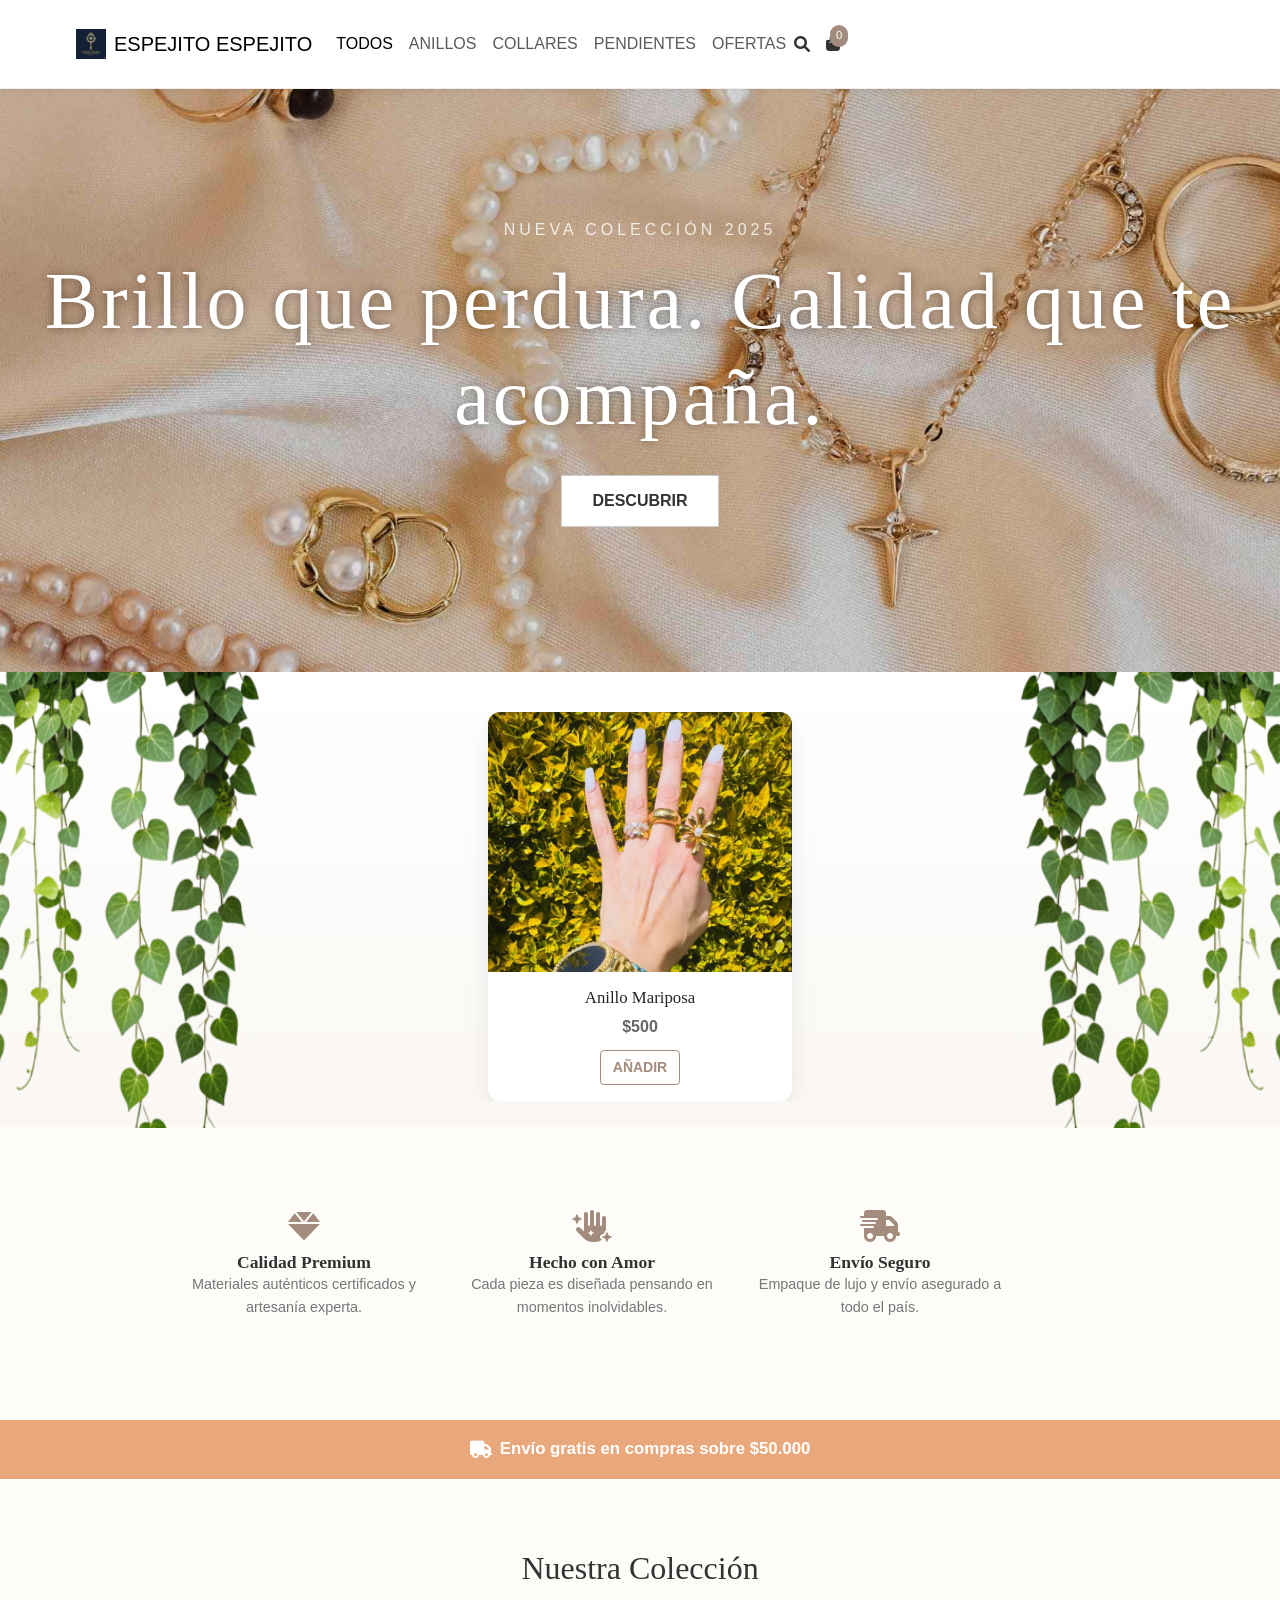
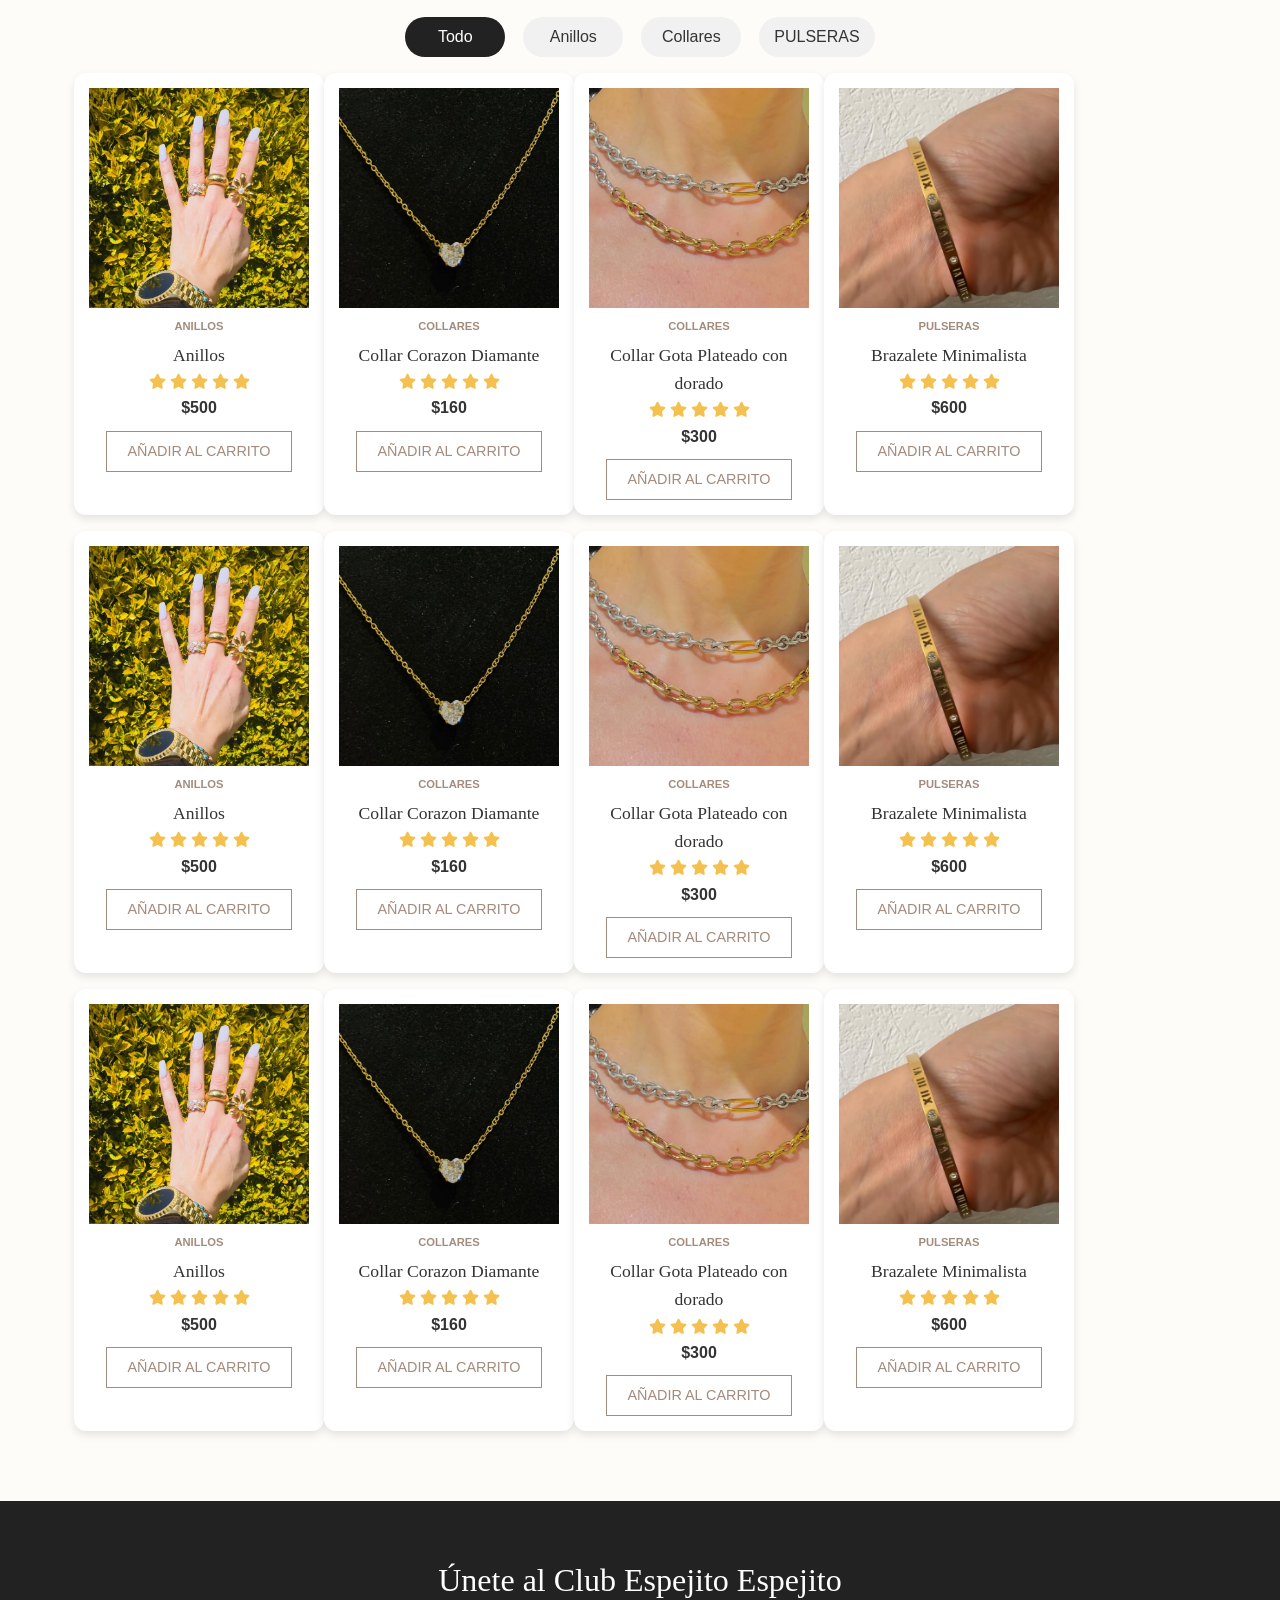
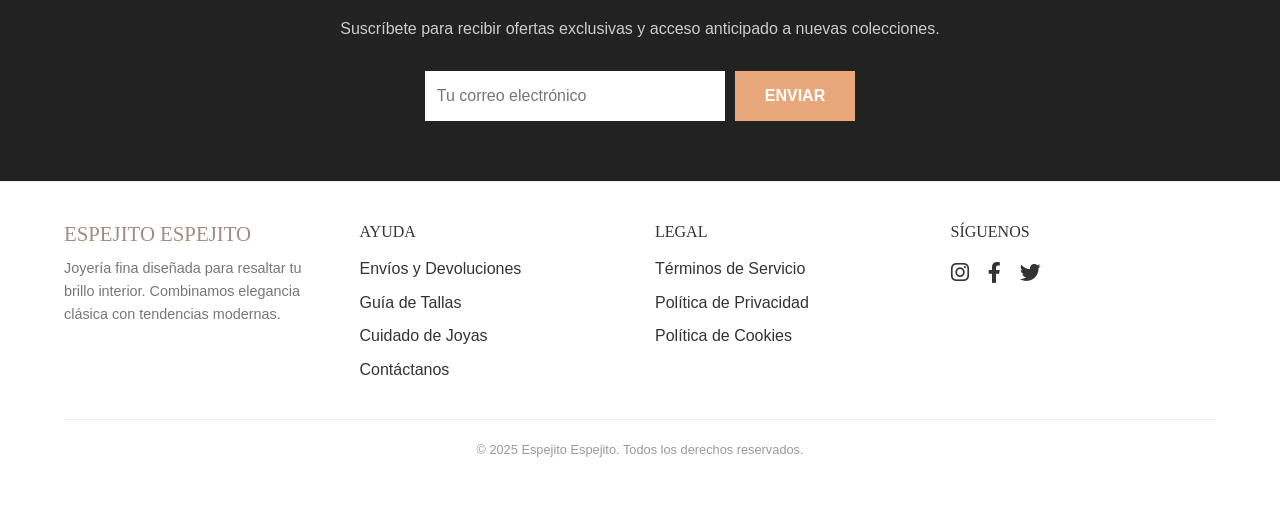
<file: index.html>
<!DOCTYPE html>
<html lang="es">
<head>
    <meta charset="UTF-8">
    <meta name="viewport" content="width=device-width, initial-scale=1.0">
    <title>Espejito Espejito - Refleja tu Esencia</title>
    <link rel="icon" href="img/Logo-Final-Joyeria.jpeg" type="image/jpeg">
    <!-- Bootstrap CSS -->
    <link href="https://cdn.jsdelivr.net/npm/bootstrap@5.3.2/dist/css/bootstrap.min.css" rel="stylesheet">
    <link rel="stylesheet" href="css/style.css"> 
    <link rel="stylesheet" href="https://cdnjs.cloudflare.com/ajax/libs/font-awesome/6.0.0-beta3/css/all.min.css">
</head>
<body>

    <header class="main-header">
        <nav class="navbar navbar-expand-md navbar-light bg-white">
            <div class="container">
                <a class="navbar-brand d-flex align-items-center" href="#">
                    <img src="img/Logo-Final-Joyeria.jpeg" alt="Logo de Espejito Espejito" class="logo-icon me-2">
                    <span>ESPEJITO ESPEJITO</span>
                </a>

                <button class="navbar-toggler" type="button" data-bs-toggle="collapse" data-bs-target="#mainNav" aria-controls="mainNav" aria-expanded="false" aria-label="Alternar navegación">
                    <span class="navbar-toggler-icon"></span>
                </button>

                <div class="collapse navbar-collapse" id="mainNav">
                    <ul class="navbar-nav mx-auto mb-2 mb-md-0">
                        <li class="nav-item"><a class="nav-link active" href="#">TODOS</a></li>
                        <li class="nav-item"><a class="nav-link" href="#">ANILLOS</a></li>
                        <li class="nav-item"><a class="nav-link" href="#">COLLARES</a></li>
                        <li class="nav-item"><a class="nav-link" href="#">PENDIENTES</a></li>
                        <li class="nav-item"><a class="nav-link" href="#">OFERTAS</a></li>
                    </ul>
                </div>

                <div class="d-flex align-items-center">
                    <i class="fas fa-search me-3"></i>
                    <div class="cart-icon-wrapper">
                        <i id="cart-toggle" class="fas fa-shopping-bag"></i>
                        <span id="cart-count" class="cart-count">0</span>
                    </div>
                </div>
            </div>
        </nav>
    </header>
    
    <main>

        
        <section class="hero-minimal">
            <div class="hero-content-minimal">
                <p class="subtitle-top">NUEVA COLECCIÓN 2025</p>
                <h1>Brillo que perdura. Calidad que te acompaña.</h1>
                <a href="#" class="cta-button-minimal">DESCUBRIR</a>
            </div>
        </section>
        
        <!-- Productos más vendidos -->
        <section class="best-sellers py-4">
            <img src="img/enredadera.png" alt="" class="deco deco-left" aria-hidden="true">
            <div class="container">
                <div class="d-flex justify-content-between align-items-center mb-3">
                    <h2 class="mb-0"></h2>
                    <small class="text-muted"></small>
                </div>

                <div id="bestSellersCarousel" class="carousel slide" data-bs-ride="carousel">
                    <div class="carousel-inner">
                        <div class="carousel-item active">
                            <div class="row g-3 justify-content-center">
                                <div class="col-10 col-md-4">
                                    <div class="card text-center">
                                        <img src="img/anillosMariposa.png" class="card-img-top" alt="Anillo Mariposa">
                                        <div class="card-body">
                                            <h5 class="card-title">Anillo Mariposa</h5>
                                            <p class="card-text">$500</p>
                                            <button class="btn btn-sm btn-outline-primary">AÑADIR</button>
                                        </div>
                                    </div>
                                </div>
                            </div>
                        </div>
                        <div class="carousel-item">
                            <div class="row g-3 justify-content-center">
                                <div class="col-10 col-md-4">
                                    <div class="card text-center">
                                        <img src="img/collarCorazon.png" class="card-img-top" alt="Collar Corazón">
                                        <div class="card-body">
                                            <h5 class="card-title">Collar Corazón</h5>
                                            <p class="card-text">$160</p>
                                            <button class="btn btn-sm btn-outline-primary">AÑADIR</button>
                                        </div>
                                    </div>
                                </div>
                            </div>
                        </div>
                        <div class="carousel-item">
                            <div class="row g-3 justify-content-center">
                                <div class="col-10 col-md-4">
                                    <div class="card text-center">
                                        <img src="img/pulseraRomana.png" class="card-img-top" alt="Brazalete Minimalista">
                                        <div class="card-body">
                                            <h5 class="card-title">Brazalete Minimalista</h5>
                                            <p class="card-text">$600</p>
                                            <button class="btn btn-sm btn-outline-primary">AÑADIR</button>
                                        </div>
                                    </div>
                                </div>
                            </div>
                        </div>
                    </div>
                    <button class="carousel-control-prev" type="button" data-bs-target="#bestSellersCarousel" data-bs-slide="prev">
                        <span class="carousel-control-prev-icon" aria-hidden="true"></span>
                        <span class="visually-hidden">Anterior</span>
                    </button>
                    <button class="carousel-control-next" type="button" data-bs-target="#bestSellersCarousel" data-bs-slide="next">
                        <span class="carousel-control-next-icon" aria-hidden="true"></span>
                        <span class="visually-hidden">Siguiente</span>
                    </button>
                </div>
            </div>
            <img src="img/enredadera.png" alt="" class="deco deco-right" aria-hidden="true">
        </section>
       

        <section class="value-prop-separate">
            <div class="container">
                <div class="row">
                    <div class="prop-item col-12 col-md-4 text-center">
                        <i class="fas fa-gem icon"></i>
                        <h4>Calidad Premium</h4>
                        <p>Materiales auténticos certificados y artesanía experta.</p>
                    </div>
                    <div class="prop-item col-12 col-md-4 text-center">
                        <i class="fas fa-hand-sparkles icon"></i>
                        <h4>Hecho con Amor</h4>
                        <p>Cada pieza es diseñada pensando en momentos inolvidables.</p>
                    </div>
                    <div class="prop-item col-12 col-md-4 text-center">
                        <i class="fas fa-shipping-fast icon"></i>
                        <h4>Envío Seguro</h4>
                        <p>Empaque de lujo y envío asegurado a todo el país.</p>
                    </div>
                </div>
            </div>
        </section>

         <!-- Promo Carousel: mensajes cortos (envío gratis, garantía, etc.) -->
        <section class="promo-carousel py-3">
            <div class="container">
                <div id="promoCarousel" class="carousel slide" data-bs-ride="carousel" data-bs-interval="3000" data-bs-pause="hover">
                    <div class="carousel-inner text-center">
                        <div class="carousel-item active">
                            <div class="d-flex justify-content-center align-items-center">
                                <i class="fas fa-truck me-2 carousel-icon" aria-hidden="true"></i>
                                <p class="mb-0 carousel-text">Envío gratis en compras sobre $50.000</p>
                            </div>
                        </div>
                        <div class="carousel-item">
                            <div class="d-flex justify-content-center align-items-center">
                                <i class="fas fa-shield-alt me-2 carousel-icon" aria-hidden="true"></i>
                                <p class="mb-0 carousel-text">1 año de garantía en todas nuestras piezas</p>
                            </div>
                        </div>
                        <div class="carousel-item">
                            <div class="d-flex justify-content-center align-items-center">
                                <i class="fas fa-box-open me-2 carousel-icon" aria-hidden="true"></i>
                                <p class="mb-0 carousel-text">Empaque de lujo y envío asegurado</p>
                            </div>
                        </div>
                        <div class="carousel-item">
                            <div class="d-flex justify-content-center align-items-center">
                                <i class="fas fa-headset me-2 carousel-icon" aria-hidden="true"></i>
                                <p class="mb-0 carousel-text">Atención al cliente rápida y personalizada</p>
                            </div>
                        </div>
                    </div>
                </div>
            </div>
        </section>

        <section class="collection">
            <h2>Nuestra Colección</h2>

            <div class="collection-filters container d-flex justify-content-center flex-wrap gap-2 my-3">
                <button class="filter-btn btn btn-outline-secondary active" data-category="all">Todo</button>
                <button class="filter-btn btn btn-outline-secondary" data-category="anillos">Anillos</button>
                <button class="filter-btn btn btn-outline-secondary" data-category="collares">Collares</button>
                <button class="filter-btn btn btn-outline-secondary" data-category="pulseras">PULSERAS</button>
            </div>

            <div class="product-gallery container">
                <div class="row g-3">
                <!-- <div class="product-card" data-category="pendientes">
                    <img src="img/collarDorado.png" alt="Pendientes Gota de Cristal">
                    <p class="category-tag">PENDIENTES</p>
                    <p class="product-name">Pendientes Gota de Cristal</p>
                    <p class="price">$4,500</p>
                    <button>AÑADIR AL CARRITO</button>
                </div> -->
                <div class="product-card col-6 col-md-4 col-lg-3" data-category="anillos">
                    <img src="img/anillosMariposa.png" alt="Anillo Aura Diamante">
                    <p class="category-tag">ANILLOS</p>
                    <p class="product-name">Anillos</p>
                    <p class="price">$500</p>
                    <button>AÑADIR AL CARRITO</button>
                </div>
                <div class="product-card col-6 col-md-4 col-lg-3" data-category="collares">
                    <img src="img/collarCorazon.png" alt="Collar Perla Real">
                    <p class="category-tag">COLLARES</p>
                    <p class="product-name">Collar Corazon Diamante</p>
                    <p class="price">$160</p>
                    <button>AÑADIR AL CARRITO</button>
                </div>
                
                <div class="product-card col-6 col-md-4 col-lg-3" data-category="collares">
                    <img src="img/collarDorado.png" alt="Pendientes Gota de Cristal">
                    <p class="category-tag">COLLARES</p>
                    <p class="product-name">Collar Gota Plateado con dorado</p>
                    <p class="price">$300</p>
                    <button>AÑADIR AL CARRITO</button>
                </div>
                <div class="product-card col-6 col-md-4 col-lg-3" data-category="pulseras">
                    <img src="img/pulseraRomana.png" alt="Brazalete Minimalista">
                    <p class="category-tag">PULSERAS</p>
                    <p class="product-name">Brazalete Minimalista</p>
                    <p class="price">$600</p>
                    <button>AÑADIR AL CARRITO</button>
                </div>
                <div class="product-card col-6 col-md-4 col-lg-3" data-category="anillos">
                    <img src="img/anillosMariposa.png" alt="Anillo Aura Diamante">
                    <p class="category-tag">ANILLOS</p>
                    <p class="product-name">Anillos</p>
                    <p class="price">$500</p>
                    <button>AÑADIR AL CARRITO</button>
                </div>
                <div class="product-card col-6 col-md-4 col-lg-3" data-category="collares">
                    <img src="img/collarCorazon.png" alt="Collar Perla Real">
                    <p class="category-tag">COLLARES</p>
                    <p class="product-name">Collar Corazon Diamante</p>
                    <p class="price">$160</p>
                    <button>AÑADIR AL CARRITO</button>
                </div>
                
                <div class="product-card col-6 col-md-4 col-lg-3" data-category="collares">
                    <img src="img/collarDorado.png" alt="Pendientes Gota de Cristal">
                    <p class="category-tag">COLLARES</p>
                    <p class="product-name">Collar Gota Plateado con dorado</p>
                    <p class="price">$300</p>
                    <button>AÑADIR AL CARRITO</button>
                </div>
                <div class="product-card col-6 col-md-4 col-lg-3" data-category="pulseras">
                    <img src="img/pulseraRomana.png" alt="Brazalete Minimalista">
                    <p class="category-tag">PULSERAS</p>
                    <p class="product-name">Brazalete Minimalista</p>
                    <p class="price">$600</p>
                    <button>AÑADIR AL CARRITO</button>
                </div>
                <div class="product-card col-6 col-md-4 col-lg-3" data-category="anillos">
                    <img src="img/anillosMariposa.png" alt="Anillo Aura Diamante">
                    <p class="category-tag">ANILLOS</p>
                    <p class="product-name">Anillos</p>
                    <p class="price">$500</p>
                    <button>AÑADIR AL CARRITO</button>
                </div>
                <div class="product-card col-6 col-md-4 col-lg-3" data-category="collares">
                    <img src="img/collarCorazon.png" alt="Collar Perla Real">
                    <p class="category-tag">COLLARES</p>
                    <p class="product-name">Collar Corazon Diamante</p>
                    <p class="price">$160</p>
                    <button>AÑADIR AL CARRITO</button>
                </div>
                
                <div class="product-card col-6 col-md-4 col-lg-3" data-category="collares">
                    <img src="img/collarDorado.png" alt="Pendientes Gota de Cristal">
                    <p class="category-tag">COLLARES</p>
                    <p class="product-name">Collar Gota Plateado con dorado</p>
                    <p class="price">$300</p>
                    <button>AÑADIR AL CARRITO</button>
                </div>
                <div class="product-card col-6 col-md-4 col-lg-3" data-category="pulseras">
                    <img src="img/pulseraRomana.png" alt="Brazalete Minimalista">
                    <p class="category-tag">PULSERAS</p>
                    <p class="product-name">Brazalete Minimalista</p>
                    <p class="price">$600</p>
                    <button>AÑADIR AL CARRITO</button>
                </div>
                
            </div>
        </section>

        <section class="club-promo">
            <div class="club-content">
                <h2>Únete al Club Espejito Espejito</h2>
                <p>Suscríbete para recibir ofertas exclusivas y acceso anticipado a nuevas colecciones.</p>
                <form>
                    <input type="email" placeholder="Tu correo electrónico">
                    <button type="submit" class="submit-btn">ENVIAR</button>
                </form>
            </div>
        </section>
    </main>

    <footer class="main-footer">
        <div class="footer-grid">
            <div class="footer-col brand-info">
                <h3>ESPEJITO ESPEJITO</h3>
                <p>Joyería fina diseñada para resaltar tu brillo interior. Combinamos elegancia clásica con tendencias modernas.</p>
            </div>
            <div class="footer-col">
                <h4>AYUDA</h4>
                <ul>
                    <li><a href="#">Envíos y Devoluciones</a></li>
                    <li><a href="#">Guía de Tallas</a></li>
                    <li><a href="#">Cuidado de Joyas</a></li>
                    <li><a href="#">Contáctanos</a></li>
                </ul>
            </div>
            <div class="footer-col">
                <h4>LEGAL</h4>
                <ul>
                    <li><a href="#">Términos de Servicio</a></li>
                    <li><a href="#">Política de Privacidad</a></li>
                    <li><a href="#">Política de Cookies</a></li>
                </ul>
            </div>
            <div class="footer-col follow-us">
                <h4>SÍGUENOS</h4>
                <div class="social-icons">
                    <a href="https://www.instagram.com/espejito.espejitosanmac/"><i class="fab fa-instagram"></i></a>
                    <a href="https://www.facebook.com/profile.php?id=61582590843903"><i class="fab fa-facebook-f"></i></a>
                    <a href="https://www.instagram.com/espejito.espejitosanmac/"><i class="fab fa-twitter"></i></a>
                </div>
            </div>
        </div>
        <p class="copyright">&copy; 2025 Espejito Espejito. Todos los derechos reservados.</p>
    </footer>

    <!-- Bootstrap Bundle JS -->
    <script src="https://cdn.jsdelivr.net/npm/bootstrap@5.3.2/dist/js/bootstrap.bundle.min.js"></script>
    <script src="js/script.js"></script>
    
    <!-- Cart Sidebar -->
    <aside id="cart-sidebar" class="cart-sidebar">
        <div class="cart-header">
            <h3>Tu Carrito</h3>
            <button id="close-cart" class="close-cart">✕</button>
        </div>
        <ul id="cart-items" class="cart-items">
            <!-- Items dinámicos -->
        </ul>
        <div class="cart-footer">
            <div class="cart-total">Total: <span id="cart-total">$0</span></div>
            <button id="checkout-btn" class="checkout-btn">Pagar</button>
        </div>
    </aside>
    <!-- Toast: agregado al carrito (top-right, verde) -->
    <div class="position-fixed end-0 p-3" style="z-index: 11000; top: 72px;">
        <div id="addCartToast" class="toast align-items-center text-bg-success border-0" role="alert" aria-live="assertive" aria-atomic="true">
            <div class="d-flex">
                <div class="toast-body">Agregado al carrito</div>
                <button type="button" class="btn-close btn-close-white me-2 m-auto" data-bs-dismiss="toast" aria-label="Close"></button>
            </div>
        </div>
    </div>
</body>
</html>
</file>
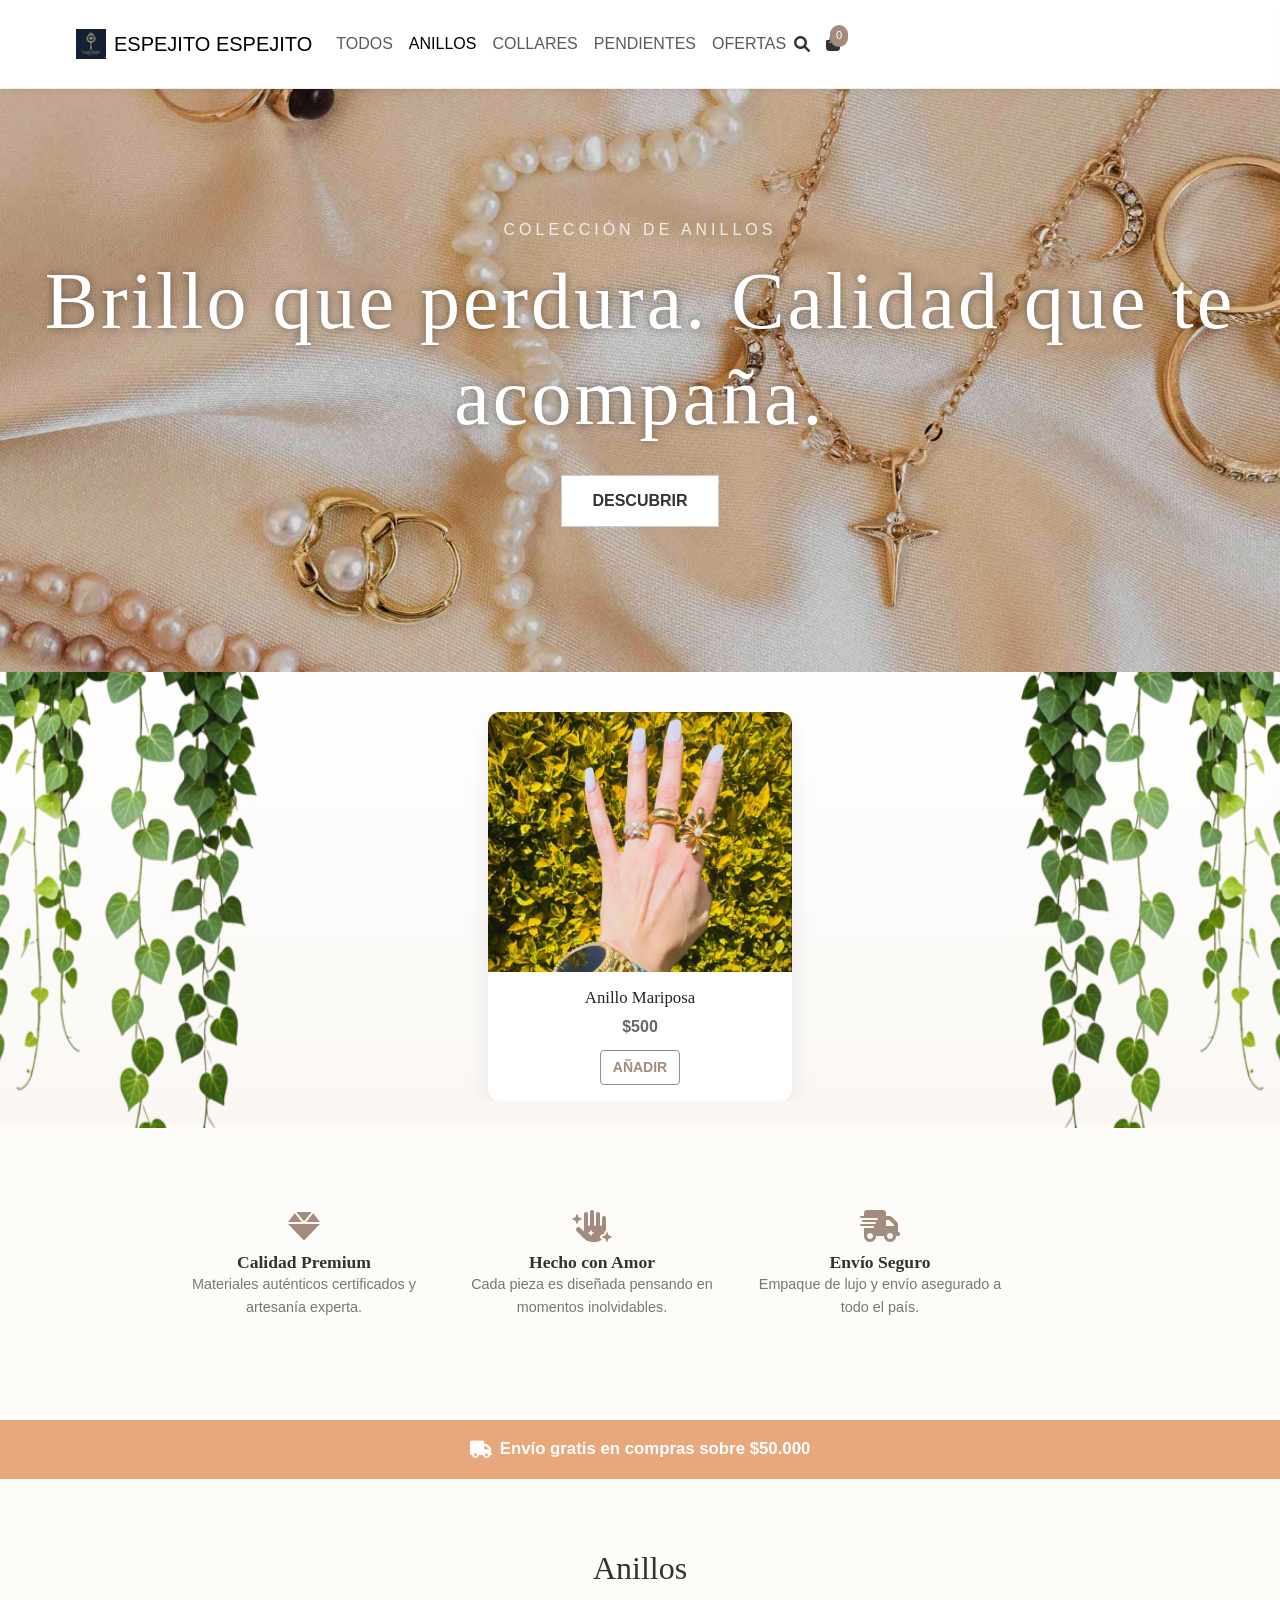
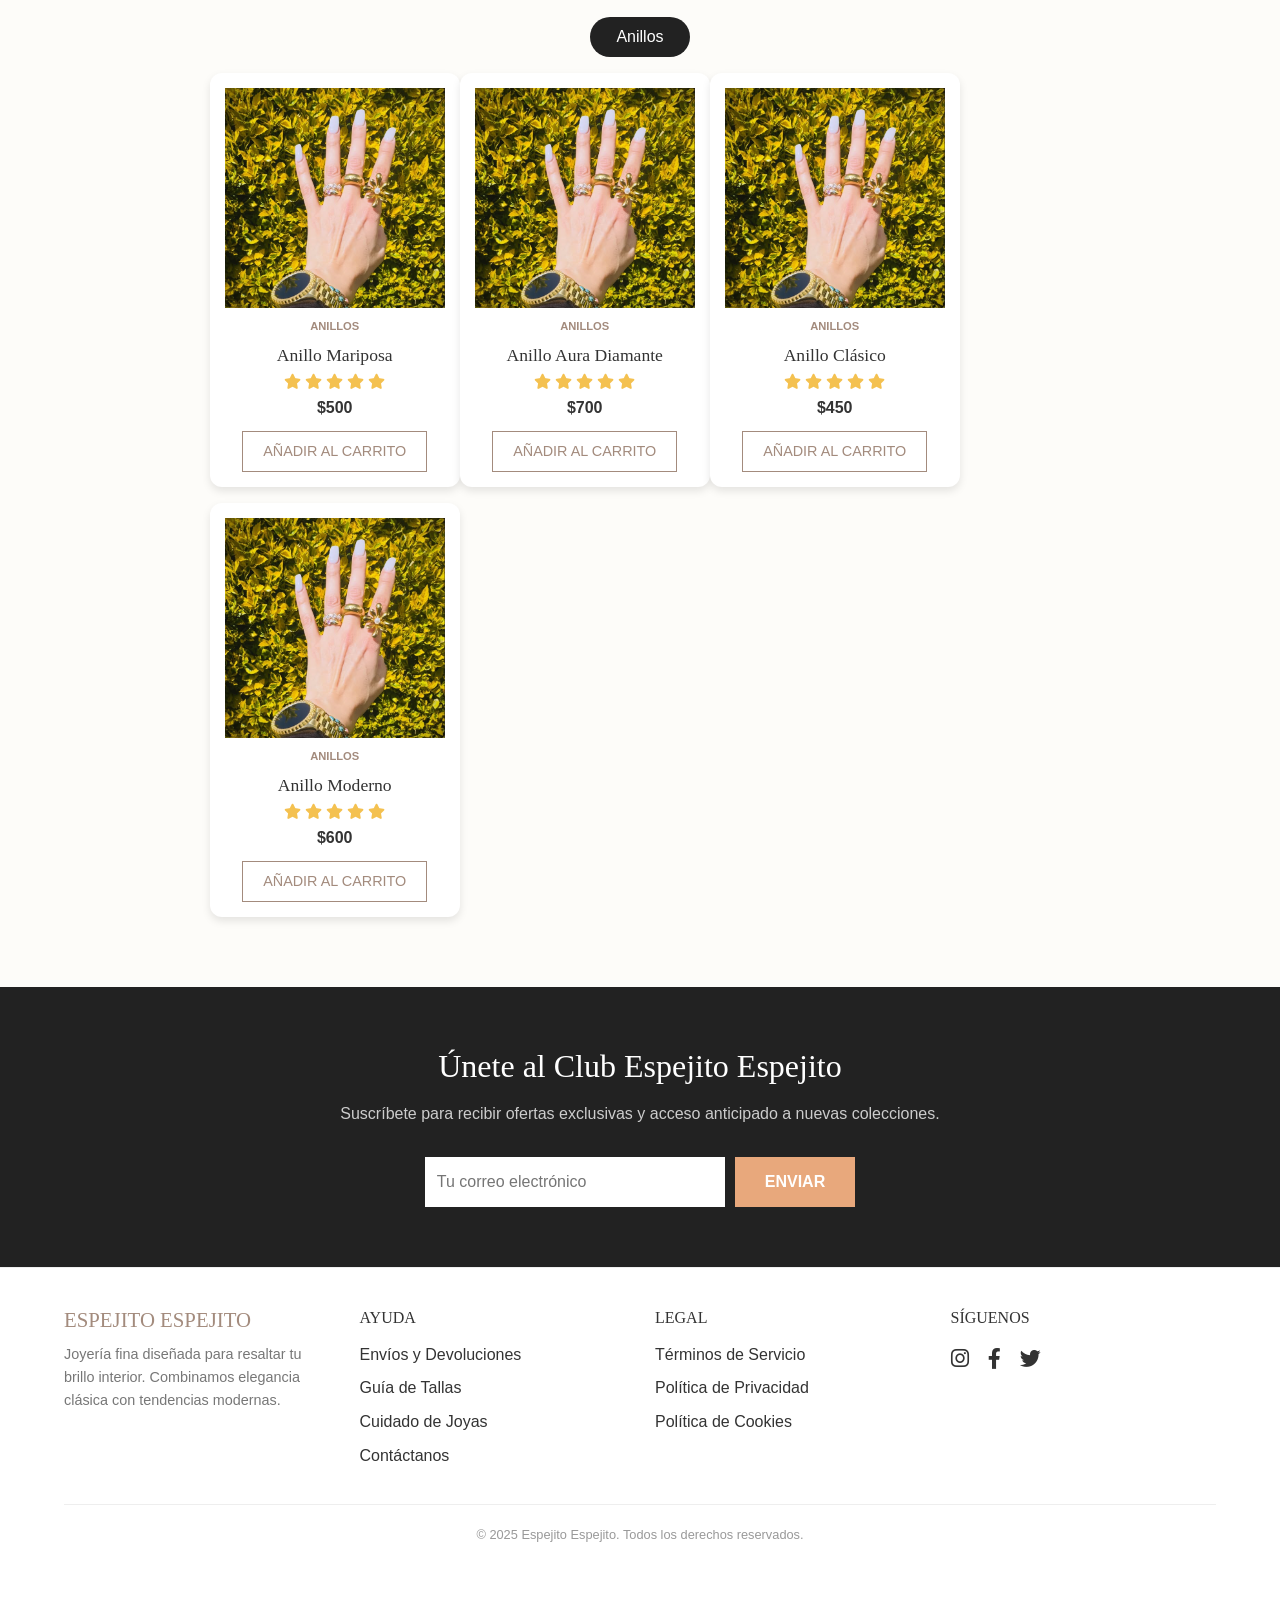
<file: anillos.html>
<!DOCTYPE html>
<html lang="es">
<head>
    <meta charset="UTF-8">
    <meta name="viewport" content="width=device-width, initial-scale=1.0">
    <title>Anillos - Espejito Espejito - Refleja tu Esencia</title>
    <link rel="icon" href="img/Logo-Final-Joyeria.jpeg" type="image/jpeg">
    <!-- Bootstrap CSS -->
    <link href="https://cdn.jsdelivr.net/npm/bootstrap@5.3.2/dist/css/bootstrap.min.css" rel="stylesheet">
    <link rel="stylesheet" href="css/style.css"> 
    <link rel="stylesheet" href="https://cdnjs.cloudflare.com/ajax/libs/font-awesome/6.0.0-beta3/css/all.min.css">
</head>
<body>

    <header class="main-header">
        <nav class="navbar navbar-expand-md navbar-light bg-white">
            <div class="container">
                <a class="navbar-brand d-flex align-items-center" href="index.html">
                    <img src="img/Logo-Final-Joyeria.jpeg" alt="Logo de Espejito Espejito" class="logo-icon me-2">
                    <span>ESPEJITO ESPEJITO</span>
                </a>

                <button class="navbar-toggler" type="button" data-bs-toggle="collapse" data-bs-target="#mainNav" aria-controls="mainNav" aria-expanded="false" aria-label="Alternar navegación">
                    <span class="navbar-toggler-icon"></span>
                </button>

                <div class="collapse navbar-collapse" id="mainNav">
                    <ul class="navbar-nav mx-auto mb-2 mb-md-0">
                        <li class="nav-item"><a class="nav-link" href="index.html">TODOS</a></li>
                        <li class="nav-item"><a class="nav-link active" href="anillos.html">ANILLOS</a></li>
                        <li class="nav-item"><a class="nav-link" href="collares.html">COLLARES</a></li>
                        <li class="nav-item"><a class="nav-link" href="pendientes.html">PENDIENTES</a></li>
                        <li class="nav-item"><a class="nav-link" href="ofertas.html">OFERTAS</a></li>
                    </ul>
                </div>

                <div class="d-flex align-items-center">
                    <i class="fas fa-search me-3"></i>
                    <div class="cart-icon-wrapper">
                        <i id="cart-toggle" class="fas fa-shopping-bag"></i>
                        <span id="cart-count" class="cart-count">0</span>
                    </div>
                </div>
            </div>
        </nav>
    </header>
    
    <main>

        
        <section class="hero-minimal">
            <div class="hero-content-minimal">
                <p class="subtitle-top">COLECCIÓN DE ANILLOS</p>
                <h1>Brillo que perdura. Calidad que te acompaña.</h1>
                <a href="#" class="cta-button-minimal">DESCUBRIR</a>
            </div>
        </section>
        
        <!-- Productos más vendidos -->
        <section class="best-sellers py-4">
            <img src="img/enredadera.png" alt="" class="deco deco-left" aria-hidden="true">
            <div class="container">
                <div class="d-flex justify-content-between align-items-center mb-3">
                    <h2 class="mb-0"></h2>
                    <small class="text-muted"></small>
                </div>

                <div id="bestSellersCarousel" class="carousel slide" data-bs-ride="carousel">
                    <div class="carousel-inner">
                        <div class="carousel-item active">
                            <div class="row g-3 justify-content-center">
                                <div class="col-10 col-md-4">
                                    <div class="card text-center">
                                        <img src="img/anillosMariposa.png" class="card-img-top" alt="Anillo Mariposa">
                                        <div class="card-body">
                                            <h5 class="card-title">Anillo Mariposa</h5>
                                            <p class="card-text">$500</p>
                                            <button class="btn btn-sm btn-outline-primary">AÑADIR</button>
                                        </div>
                                    </div>
                                </div>
                            </div>
                        </div>
                        <div class="carousel-item">
                            <div class="row g-3 justify-content-center">
                                <div class="col-10 col-md-4">
                                    <div class="card text-center">
                                        <img src="img/anillosMariposa.png" class="card-img-top" alt="Anillo Aura Diamante">
                                        <div class="card-body">
                                            <h5 class="card-title">Anillo Aura Diamante</h5>
                                            <p class="card-text">$700</p>
                                            <button class="btn btn-sm btn-outline-primary">AÑADIR</button>
                                        </div>
                                    </div>
                                </div>
                            </div>
                        </div>
                    </div>
                    <button class="carousel-control-prev" type="button" data-bs-target="#bestSellersCarousel" data-bs-slide="prev">
                        <span class="carousel-control-prev-icon" aria-hidden="true"></span>
                        <span class="visually-hidden">Anterior</span>
                    </button>
                    <button class="carousel-control-next" type="button" data-bs-target="#bestSellersCarousel" data-bs-slide="next">
                        <span class="carousel-control-next-icon" aria-hidden="true"></span>
                        <span class="visually-hidden">Siguiente</span>
                    </button>
                </div>
            </div>
            <img src="img/enredadera.png" alt="" class="deco deco-right" aria-hidden="true">
        </section>
       

        <section class="value-prop-separate">
            <div class="container">
                <div class="row">
                    <div class="prop-item col-12 col-md-4 text-center">
                        <i class="fas fa-gem icon"></i>
                        <h4>Calidad Premium</h4>
                        <p>Materiales auténticos certificados y artesanía experta.</p>
                    </div>
                    <div class="prop-item col-12 col-md-4 text-center">
                        <i class="fas fa-hand-sparkles icon"></i>
                        <h4>Hecho con Amor</h4>
                        <p>Cada pieza es diseñada pensando en momentos inolvidables.</p>
                    </div>
                    <div class="prop-item col-12 col-md-4 text-center">
                        <i class="fas fa-shipping-fast icon"></i>
                        <h4>Envío Seguro</h4>
                        <p>Empaque de lujo y envío asegurado a todo el país.</p>
                    </div>
                </div>
            </div>
        </section>

         <!-- Promo Carousel: mensajes cortos (envío gratis, garantía, etc.) -->
        <section class="promo-carousel py-3">
            <div class="container">
                <div id="promoCarousel" class="carousel slide" data-bs-ride="carousel" data-bs-interval="3000" data-bs-pause="hover">
                    <div class="carousel-inner text-center">
                        <div class="carousel-item active">
                            <div class="d-flex justify-content-center align-items-center">
                                <i class="fas fa-truck me-2 carousel-icon" aria-hidden="true"></i>
                                <p class="mb-0 carousel-text">Envío gratis en compras sobre $50.000</p>
                            </div>
                        </div>
                        <div class="carousel-item">
                            <div class="d-flex justify-content-center align-items-center">
                                <i class="fas fa-shield-alt me-2 carousel-icon" aria-hidden="true"></i>
                                <p class="mb-0 carousel-text">1 año de garantía en todas nuestras piezas</p>
                            </div>
                        </div>
                        <div class="carousel-item">
                            <div class="d-flex justify-content-center align-items-center">
                                <i class="fas fa-box-open me-2 carousel-icon" aria-hidden="true"></i>
                                <p class="mb-0 carousel-text">Empaque de lujo y envío asegurado</p>
                            </div>
                        </div>
                        <div class="carousel-item">
                            <div class="d-flex justify-content-center align-items-center">
                                <i class="fas fa-headset me-2 carousel-icon" aria-hidden="true"></i>
                                <p class="mb-0 carousel-text">Atención al cliente rápida y personalizada</p>
                            </div>
                        </div>
                    </div>
                </div>
            </div>
        </section>

        <section class="collection">
            <h2>Anillos</h2>

            <div class="collection-filters container d-flex justify-content-center flex-wrap gap-2 my-3">
                <button class="filter-btn btn btn-outline-secondary active" data-category="anillos">Anillos</button>
            </div>

            <div class="product-gallery container">
                <div class="row g-3">
                <div class="product-card col-6 col-md-4 col-lg-3" data-category="anillos">
                    <img src="img/anillosMariposa.png" alt="Anillo Mariposa">
                    <p class="category-tag">ANILLOS</p>
                    <p class="product-name">Anillo Mariposa</p>
                    <p class="price">$500</p>
                    <button>AÑADIR AL CARRITO</button>
                </div>
                <div class="product-card col-6 col-md-4 col-lg-3" data-category="anillos">
                    <img src="img/anillosMariposa.png" alt="Anillo Aura Diamante">
                    <p class="category-tag">ANILLOS</p>
                    <p class="product-name">Anillo Aura Diamante</p>
                    <p class="price">$700</p>
                    <button>AÑADIR AL CARRITO</button>
                </div>
                <div class="product-card col-6 col-md-4 col-lg-3" data-category="anillos">
                    <img src="img/anillosMariposa.png" alt="Anillo Clásico">
                    <p class="category-tag">ANILLOS</p>
                    <p class="product-name">Anillo Clásico</p>
                    <p class="price">$450</p>
                    <button>AÑADIR AL CARRITO</button>
                </div>
                <div class="product-card col-6 col-md-4 col-lg-3" data-category="anillos">
                    <img src="img/anillosMariposa.png" alt="Anillo Moderno">
                    <p class="category-tag">ANILLOS</p>
                    <p class="product-name">Anillo Moderno</p>
                    <p class="price">$600</p>
                    <button>AÑADIR AL CARRITO</button>
                </div>
                
            </div>
        </section>

        <section class="club-promo">
            <div class="club-content">
                <h2>Únete al Club Espejito Espejito</h2>
                <p>Suscríbete para recibir ofertas exclusivas y acceso anticipado a nuevas colecciones.</p>
                <form>
                    <input type="email" placeholder="Tu correo electrónico">
                    <button type="submit" class="submit-btn">ENVIAR</button>
                </form>
            </div>
        </section>
    </main>

    <footer class="main-footer">
        <div class="footer-grid">
            <div class="footer-col brand-info">
                <h3>ESPEJITO ESPEJITO</h3>
                <p>Joyería fina diseñada para resaltar tu brillo interior. Combinamos elegancia clásica con tendencias modernas.</p>
            </div>
            <div class="footer-col">
                <h4>AYUDA</h4>
                <ul>
                    <li><a href="#">Envíos y Devoluciones</a></li>
                    <li><a href="#">Guía de Tallas</a></li>
                    <li><a href="#">Cuidado de Joyas</a></li>
                    <li><a href="#">Contáctanos</a></li>
                </ul>
            </div>
            <div class="footer-col">
                <h4>LEGAL</h4>
                <ul>
                    <li><a href="#">Términos de Servicio</a></li>
                    <li><a href="#">Política de Privacidad</a></li>
                    <li><a href="#">Política de Cookies</a></li>
                </ul>
            </div>
            <div class="footer-col follow-us">
                <h4>SÍGUENOS</h4>
                <div class="social-icons">
                    <a href="https://www.instagram.com/espejito.espejitosanmac/"><i class="fab fa-instagram"></i></a>
                    <a href="https://www.facebook.com/profile.php?id=61582590843903"><i class="fab fa-facebook-f"></i></a>
                    <a href="https://www.instagram.com/espejito.espejitosanmac/"><i class="fab fa-twitter"></i></a>
                </div>
            </div>
        </div>
        <p class="copyright">&copy; 2025 Espejito Espejito. Todos los derechos reservados.</p>
    </footer>

    <!-- Bootstrap Bundle JS -->
    <script src="https://cdn.jsdelivr.net/npm/bootstrap@5.3.2/dist/js/bootstrap.bundle.min.js"></script>
    <script src="js/script.js"></script>
    
    <!-- Cart Sidebar -->
    <aside id="cart-sidebar" class="cart-sidebar">
        <div class="cart-header">
            <h3>Tu Carrito</h3>
            <button id="close-cart" class="close-cart">✕</button>
        </div>
        <ul id="cart-items" class="cart-items">
            <!-- Items dinámicos -->
        </ul>
        <div class="cart-footer">
            <div class="cart-total">Total: <span id="cart-total">$0</span></div>
            <button id="checkout-btn" class="checkout-btn">Pagar</button>
        </div>
    </aside>
    <!-- Toast: agregado al carrito (top-right, verde) -->
    <div class="position-fixed end-0 p-3" style="z-index: 11000; top: 72px;">
        <div id="addCartToast" class="toast align-items-center text-bg-success border-0" role="alert" aria-live="assertive" aria-atomic="true">
            <div class="d-flex">
                <div class="toast-body">Agregado al carrito</div>
                <button type="button" class="btn-close btn-close-white me-2 m-auto" data-bs-dismiss="toast" aria-label="Close"></button>
            </div>
        </div>
    </div>
</body>
</html>
</file>
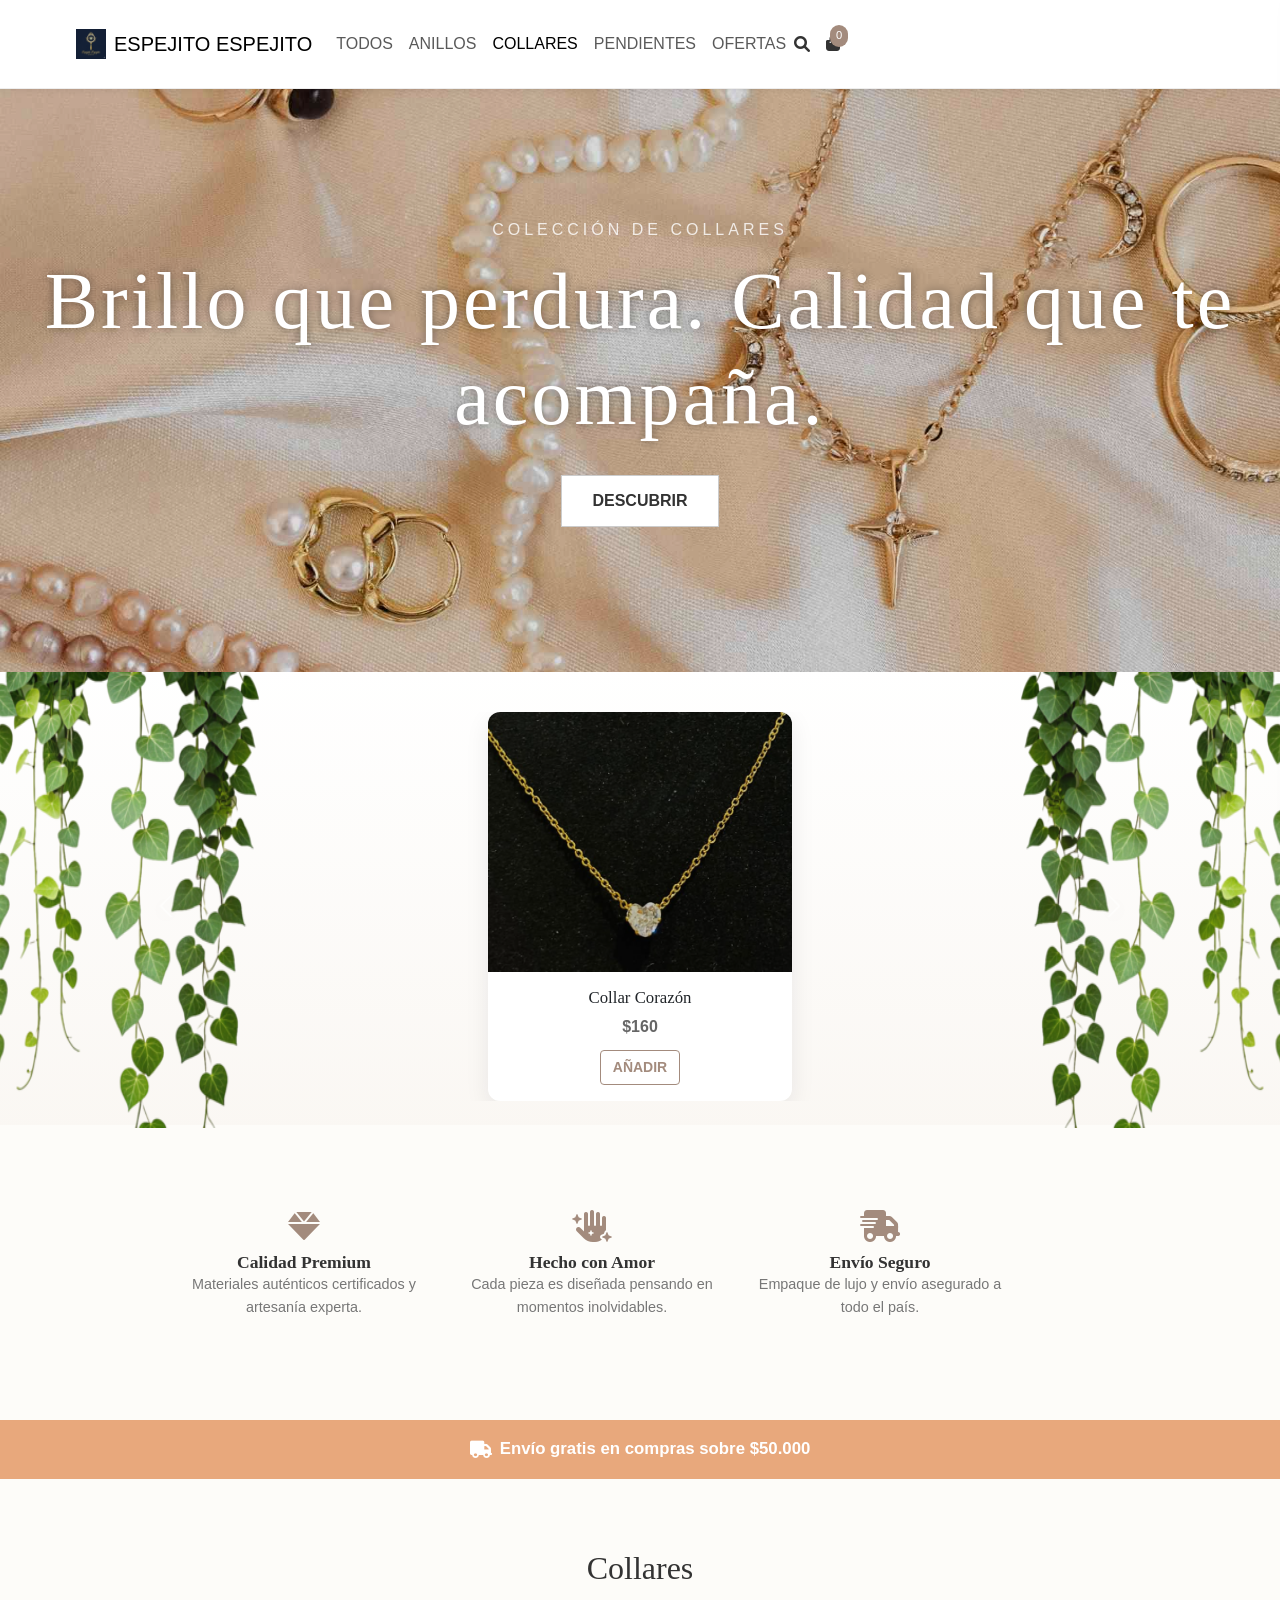
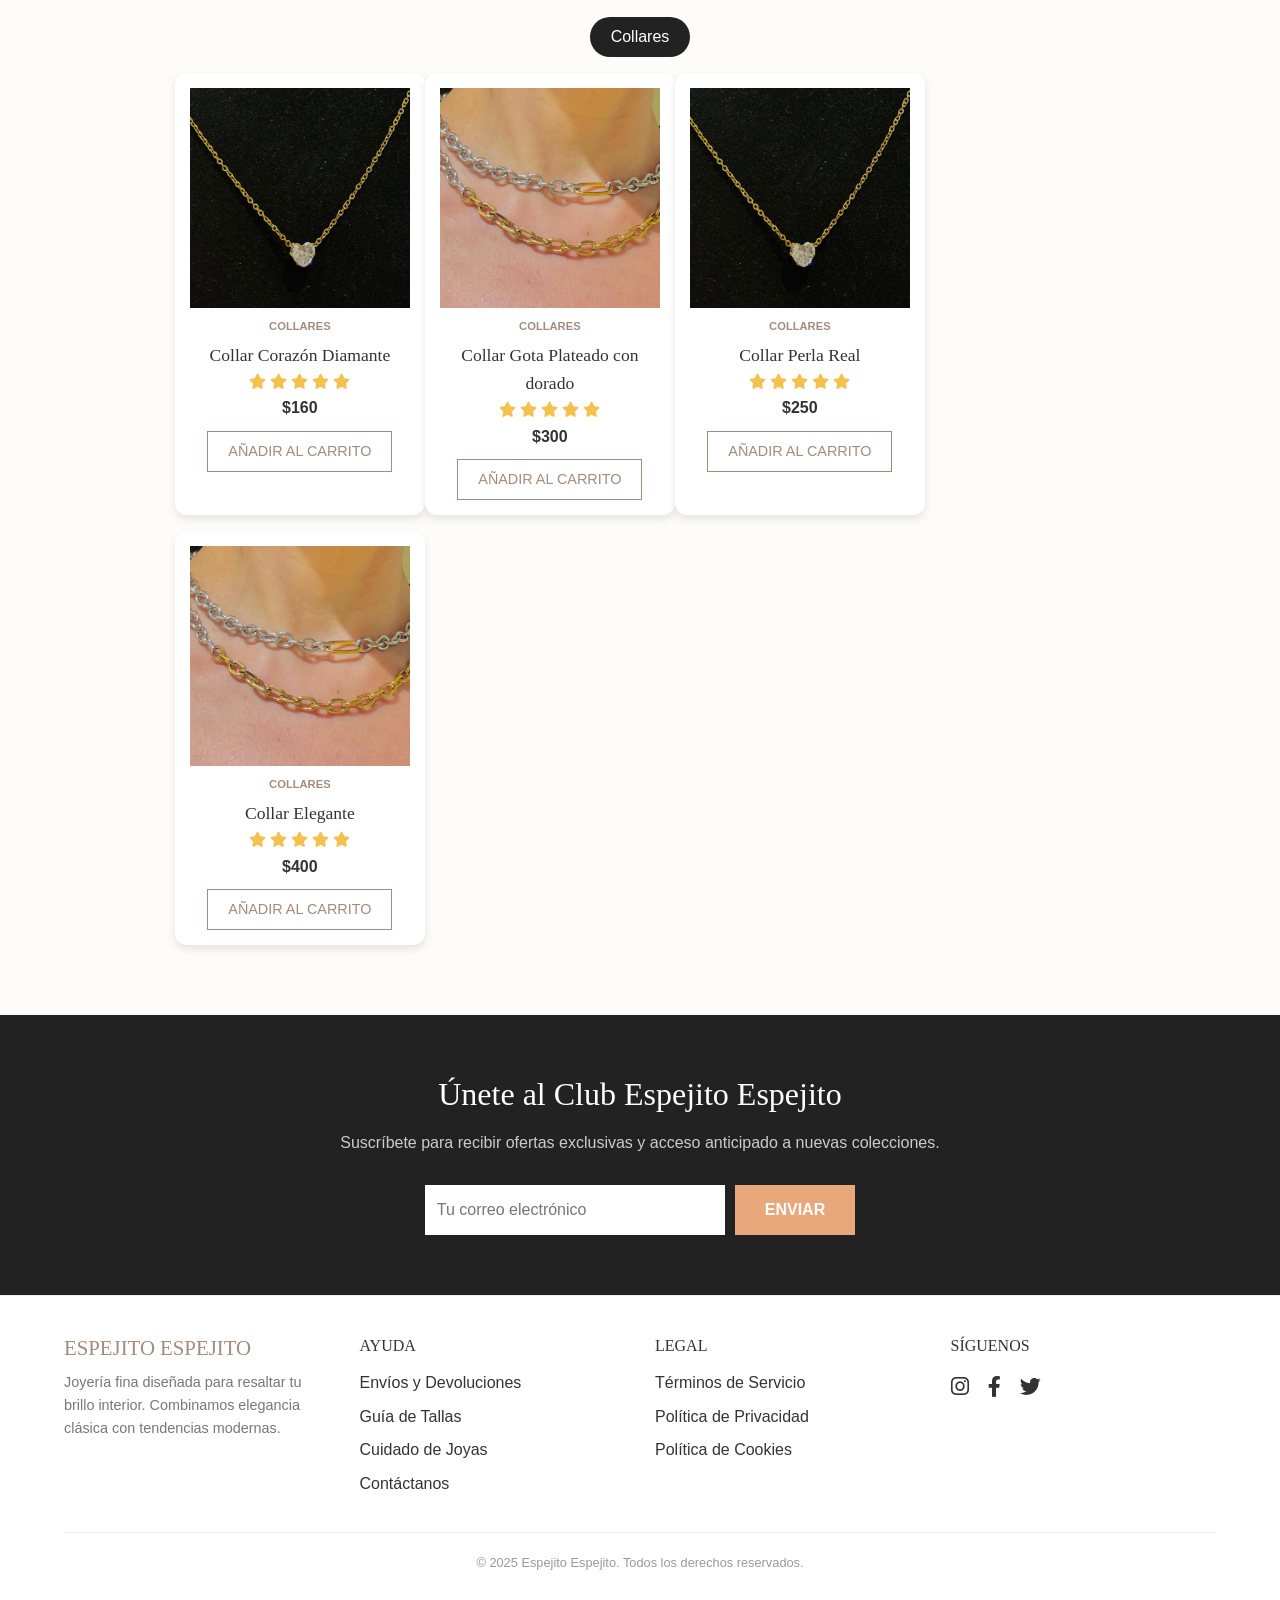
<file: collares.html>
<!DOCTYPE html>
<html lang="es">
<head>
    <meta charset="UTF-8">
    <meta name="viewport" content="width=device-width, initial-scale=1.0">
    <title>Collares - Espejito Espejito - Refleja tu Esencia</title>
    <link rel="icon" href="img/Logo-Final-Joyeria.jpeg" type="image/jpeg">
    <!-- Bootstrap CSS -->
    <link href="https://cdn.jsdelivr.net/npm/bootstrap@5.3.2/dist/css/bootstrap.min.css" rel="stylesheet">
    <link rel="stylesheet" href="css/style.css"> 
    <link rel="stylesheet" href="https://cdnjs.cloudflare.com/ajax/libs/font-awesome/6.0.0-beta3/css/all.min.css">
</head>
<body>

    <header class="main-header">
        <nav class="navbar navbar-expand-md navbar-light bg-white">
            <div class="container">
                <a class="navbar-brand d-flex align-items-center" href="index.html">
                    <img src="img/Logo-Final-Joyeria.jpeg" alt="Logo de Espejito Espejito" class="logo-icon me-2">
                    <span>ESPEJITO ESPEJITO</span>
                </a>

                <button class="navbar-toggler" type="button" data-bs-toggle="collapse" data-bs-target="#mainNav" aria-controls="mainNav" aria-expanded="false" aria-label="Alternar navegación">
                    <span class="navbar-toggler-icon"></span>
                </button>

                <div class="collapse navbar-collapse" id="mainNav">
                    <ul class="navbar-nav mx-auto mb-2 mb-md-0">
                        <li class="nav-item"><a class="nav-link" href="index.html">TODOS</a></li>
                        <li class="nav-item"><a class="nav-link" href="anillos.html">ANILLOS</a></li>
                        <li class="nav-item"><a class="nav-link active" href="collares.html">COLLARES</a></li>
                        <li class="nav-item"><a class="nav-link" href="pendientes.html">PENDIENTES</a></li>
                        <li class="nav-item"><a class="nav-link" href="ofertas.html">OFERTAS</a></li>
                    </ul>
                </div>

                <div class="d-flex align-items-center">
                    <i class="fas fa-search me-3"></i>
                    <div class="cart-icon-wrapper">
                        <i id="cart-toggle" class="fas fa-shopping-bag"></i>
                        <span id="cart-count" class="cart-count">0</span>
                    </div>
                </div>
            </div>
        </nav>
    </header>
    
    <main>

        
        <section class="hero-minimal">
            <div class="hero-content-minimal">
                <p class="subtitle-top">COLECCIÓN DE COLLARES</p>
                <h1>Brillo que perdura. Calidad que te acompaña.</h1>
                <a href="#" class="cta-button-minimal">DESCUBRIR</a>
            </div>
        </section>
        
        <!-- Productos más vendidos -->
        <section class="best-sellers py-4">
            <img src="img/enredadera.png" alt="" class="deco deco-left" aria-hidden="true">
            <div class="container">
                <div class="d-flex justify-content-between align-items-center mb-3">
                    <h2 class="mb-0"></h2>
                    <small class="text-muted"></small>
                </div>

                <div id="bestSellersCarousel" class="carousel slide" data-bs-ride="carousel">
                    <div class="carousel-inner">
                        <div class="carousel-item active">
                            <div class="row g-3 justify-content-center">
                                <div class="col-10 col-md-4">
                                    <div class="card text-center">
                                        <img src="img/collarCorazon.png" class="card-img-top" alt="Collar Corazón">
                                        <div class="card-body">
                                            <h5 class="card-title">Collar Corazón</h5>
                                            <p class="card-text">$160</p>
                                            <button class="btn btn-sm btn-outline-primary">AÑADIR</button>
                                        </div>
                                    </div>
                                </div>
                            </div>
                        </div>
                        <div class="carousel-item">
                            <div class="row g-3 justify-content-center">
                                <div class="col-10 col-md-4">
                                    <div class="card text-center">
                                        <img src="img/collarDorado.png" class="card-img-top" alt="Collar Dorado">
                                        <div class="card-body">
                                            <h5 class="card-title">Collar Dorado</h5>
                                            <p class="card-text">$300</p>
                                            <button class="btn btn-sm btn-outline-primary">AÑADIR</button>
                                        </div>
                                    </div>
                                </div>
                            </div>
                        </div>
                    </div>
                    <button class="carousel-control-prev" type="button" data-bs-target="#bestSellersCarousel" data-bs-slide="prev">
                        <span class="carousel-control-prev-icon" aria-hidden="true"></span>
                        <span class="visually-hidden">Anterior</span>
                    </button>
                    <button class="carousel-control-next" type="button" data-bs-target="#bestSellersCarousel" data-bs-slide="next">
                        <span class="carousel-control-next-icon" aria-hidden="true"></span>
                        <span class="visually-hidden">Siguiente</span>
                    </button>
                </div>
            </div>
            <img src="img/enredadera.png" alt="" class="deco deco-right" aria-hidden="true">
        </section>
       

        <section class="value-prop-separate">
            <div class="container">
                <div class="row">
                    <div class="prop-item col-12 col-md-4 text-center">
                        <i class="fas fa-gem icon"></i>
                        <h4>Calidad Premium</h4>
                        <p>Materiales auténticos certificados y artesanía experta.</p>
                    </div>
                    <div class="prop-item col-12 col-md-4 text-center">
                        <i class="fas fa-hand-sparkles icon"></i>
                        <h4>Hecho con Amor</h4>
                        <p>Cada pieza es diseñada pensando en momentos inolvidables.</p>
                    </div>
                    <div class="prop-item col-12 col-md-4 text-center">
                        <i class="fas fa-shipping-fast icon"></i>
                        <h4>Envío Seguro</h4>
                        <p>Empaque de lujo y envío asegurado a todo el país.</p>
                    </div>
                </div>
            </div>
        </section>

         <!-- Promo Carousel: mensajes cortos (envío gratis, garantía, etc.) -->
        <section class="promo-carousel py-3">
            <div class="container">
                <div id="promoCarousel" class="carousel slide" data-bs-ride="carousel" data-bs-interval="3000" data-bs-pause="hover">
                    <div class="carousel-inner text-center">
                        <div class="carousel-item active">
                            <div class="d-flex justify-content-center align-items-center">
                                <i class="fas fa-truck me-2 carousel-icon" aria-hidden="true"></i>
                                <p class="mb-0 carousel-text">Envío gratis en compras sobre $50.000</p>
                            </div>
                        </div>
                        <div class="carousel-item">
                            <div class="d-flex justify-content-center align-items-center">
                                <i class="fas fa-shield-alt me-2 carousel-icon" aria-hidden="true"></i>
                                <p class="mb-0 carousel-text">1 año de garantía en todas nuestras piezas</p>
                            </div>
                        </div>
                        <div class="carousel-item">
                            <div class="d-flex justify-content-center align-items-center">
                                <i class="fas fa-box-open me-2 carousel-icon" aria-hidden="true"></i>
                                <p class="mb-0 carousel-text">Empaque de lujo y envío asegurado</p>
                            </div>
                        </div>
                        <div class="carousel-item">
                            <div class="d-flex justify-content-center align-items-center">
                                <i class="fas fa-headset me-2 carousel-icon" aria-hidden="true"></i>
                                <p class="mb-0 carousel-text">Atención al cliente rápida y personalizada</p>
                            </div>
                        </div>
                    </div>
                </div>
            </div>
        </section>

        <section class="collection">
            <h2>Collares</h2>

            <div class="collection-filters container d-flex justify-content-center flex-wrap gap-2 my-3">
                <button class="filter-btn btn btn-outline-secondary active" data-category="collares">Collares</button>
            </div>

            <div class="product-gallery container">
                <div class="row g-3">
                <div class="product-card col-6 col-md-4 col-lg-3" data-category="collares">
                    <img src="img/collarCorazon.png" alt="Collar Corazón Diamante">
                    <p class="category-tag">COLLARES</p>
                    <p class="product-name">Collar Corazón Diamante</p>
                    <p class="price">$160</p>
                    <button>AÑADIR AL CARRITO</button>
                </div>
                <div class="product-card col-6 col-md-4 col-lg-3" data-category="collares">
                    <img src="img/collarDorado.png" alt="Collar Gota Plateado con dorado">
                    <p class="category-tag">COLLARES</p>
                    <p class="product-name">Collar Gota Plateado con dorado</p>
                    <p class="price">$300</p>
                    <button>AÑADIR AL CARRITO</button>
                </div>
                <div class="product-card col-6 col-md-4 col-lg-3" data-category="collares">
                    <img src="img/collarCorazon.png" alt="Collar Perla Real">
                    <p class="category-tag">COLLARES</p>
                    <p class="product-name">Collar Perla Real</p>
                    <p class="price">$250</p>
                    <button>AÑADIR AL CARRITO</button>
                </div>
                <div class="product-card col-6 col-md-4 col-lg-3" data-category="collares">
                    <img src="img/collarDorado.png" alt="Collar Elegante">
                    <p class="category-tag">COLLARES</p>
                    <p class="product-name">Collar Elegante</p>
                    <p class="price">$400</p>
                    <button>AÑADIR AL CARRITO</button>
                </div>
                
            </div>
        </section>

        <section class="club-promo">
            <div class="club-content">
                <h2>Únete al Club Espejito Espejito</h2>
                <p>Suscríbete para recibir ofertas exclusivas y acceso anticipado a nuevas colecciones.</p>
                <form>
                    <input type="email" placeholder="Tu correo electrónico">
                    <button type="submit" class="submit-btn">ENVIAR</button>
                </form>
            </div>
        </section>
    </main>

    <footer class="main-footer">
        <div class="footer-grid">
            <div class="footer-col brand-info">
                <h3>ESPEJITO ESPEJITO</h3>
                <p>Joyería fina diseñada para resaltar tu brillo interior. Combinamos elegancia clásica con tendencias modernas.</p>
            </div>
            <div class="footer-col">
                <h4>AYUDA</h4>
                <ul>
                    <li><a href="#">Envíos y Devoluciones</a></li>
                    <li><a href="#">Guía de Tallas</a></li>
                    <li><a href="#">Cuidado de Joyas</a></li>
                    <li><a href="#">Contáctanos</a></li>
                </ul>
            </div>
            <div class="footer-col">
                <h4>LEGAL</h4>
                <ul>
                    <li><a href="#">Términos de Servicio</a></li>
                    <li><a href="#">Política de Privacidad</a></li>
                    <li><a href="#">Política de Cookies</a></li>
                </ul>
            </div>
            <div class="footer-col follow-us">
                <h4>SÍGUENOS</h4>
                <div class="social-icons">
                    <a href="https://www.instagram.com/espejito.espejitosanmac/"><i class="fab fa-instagram"></i></a>
                    <a href="https://www.facebook.com/profile.php?id=61582590843903"><i class="fab fa-facebook-f"></i></a>
                    <a href="https://www.instagram.com/espejito.espejitosanmac/"><i class="fab fa-twitter"></i></a>
                </div>
            </div>
        </div>
        <p class="copyright">&copy; 2025 Espejito Espejito. Todos los derechos reservados.</p>
    </footer>

    <!-- Bootstrap Bundle JS -->
    <script src="https://cdn.jsdelivr.net/npm/bootstrap@5.3.2/dist/js/bootstrap.bundle.min.js"></script>
    <script src="js/script.js"></script>
    
    <!-- Cart Sidebar -->
    <aside id="cart-sidebar" class="cart-sidebar">
        <div class="cart-header">
            <h3>Tu Carrito</h3>
            <button id="close-cart" class="close-cart">✕</button>
        </div>
        <ul id="cart-items" class="cart-items">
            <!-- Items dinámicos -->
        </ul>
        <div class="cart-footer">
            <div class="cart-total">Total: <span id="cart-total">$0</span></div>
            <button id="checkout-btn" class="checkout-btn">Pagar</button>
        </div>
    </aside>
    <!-- Toast: agregado al carrito (top-right, verde) -->
    <div class="position-fixed end-0 p-3" style="z-index: 11000; top: 72px;">
        <div id="addCartToast" class="toast align-items-center text-bg-success border-0" role="alert" aria-live="assertive" aria-atomic="true">
            <div class="d-flex">
                <div class="toast-body">Agregado al carrito</div>
                <button type="button" class="btn-close btn-close-white me-2 m-auto" data-bs-dismiss="toast" aria-label="Close"></button>
            </div>
        </div>
    </div>
</body>
</html>
</file>
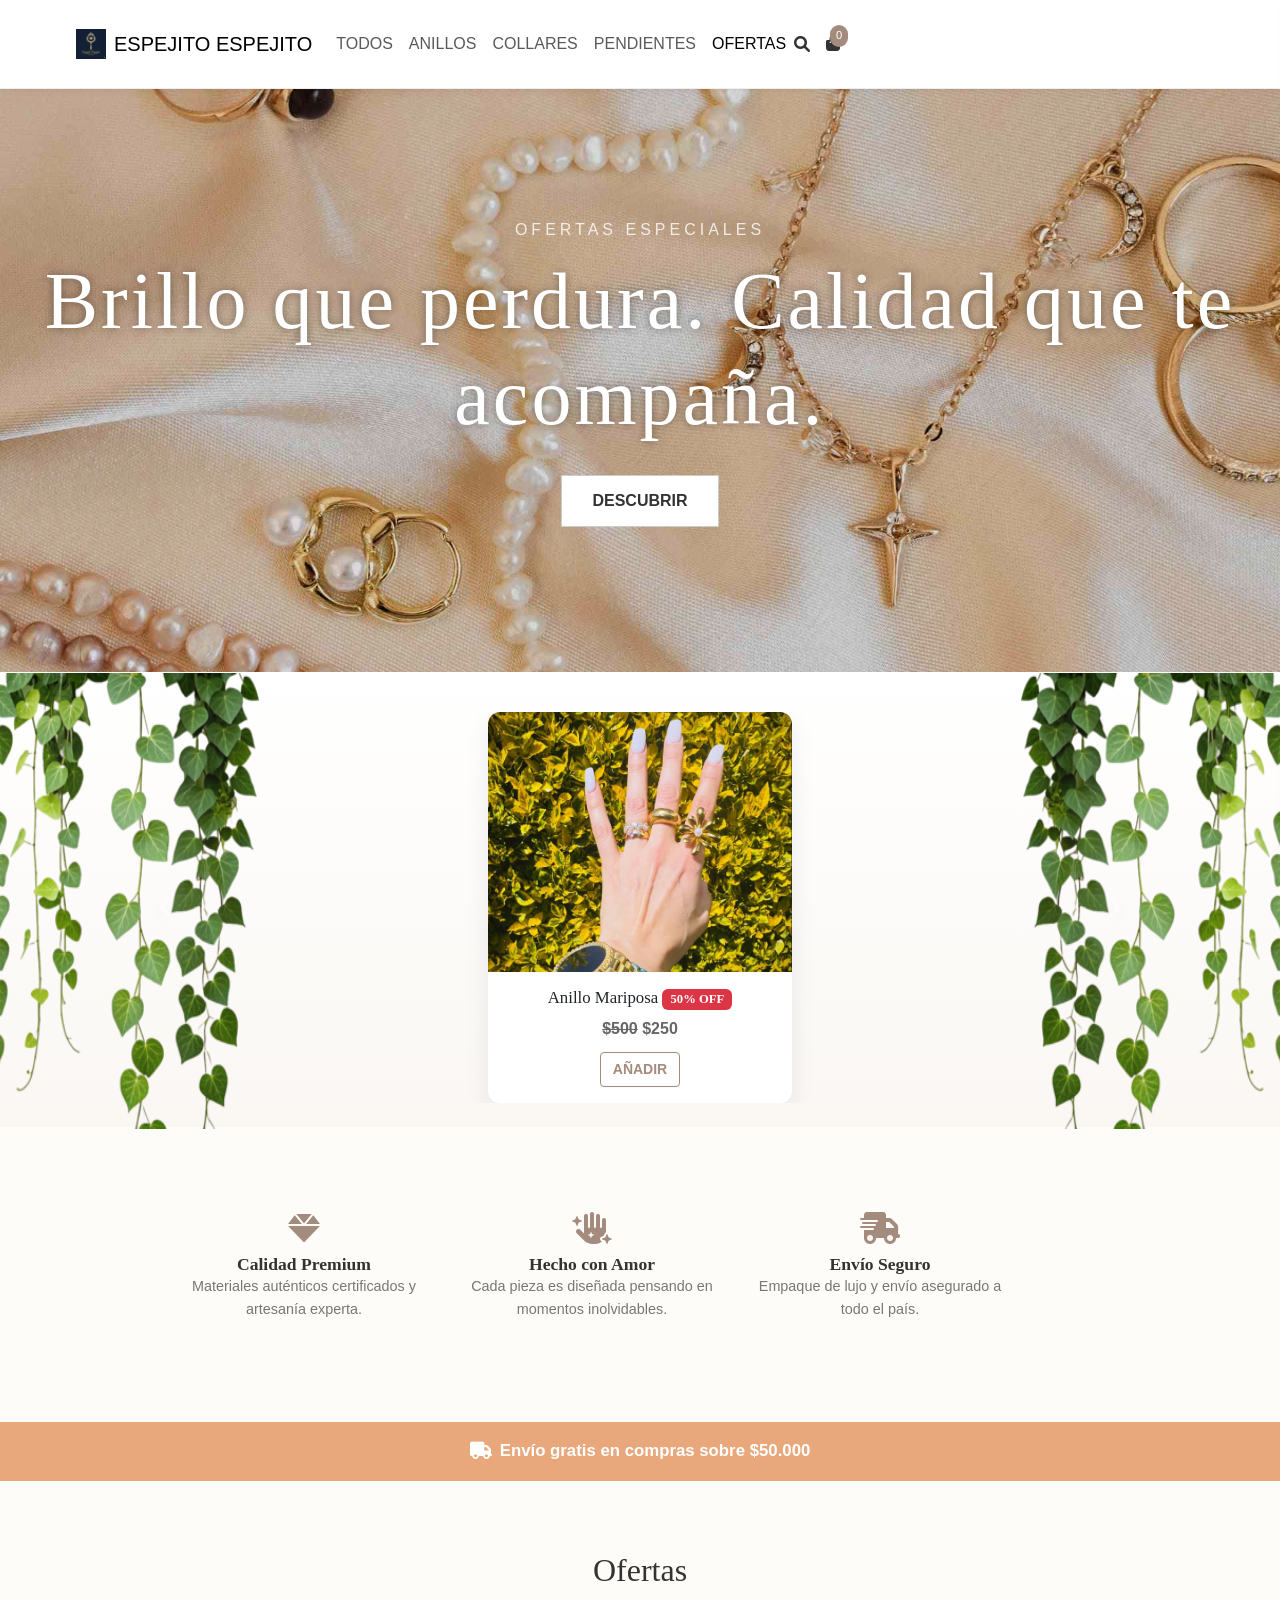
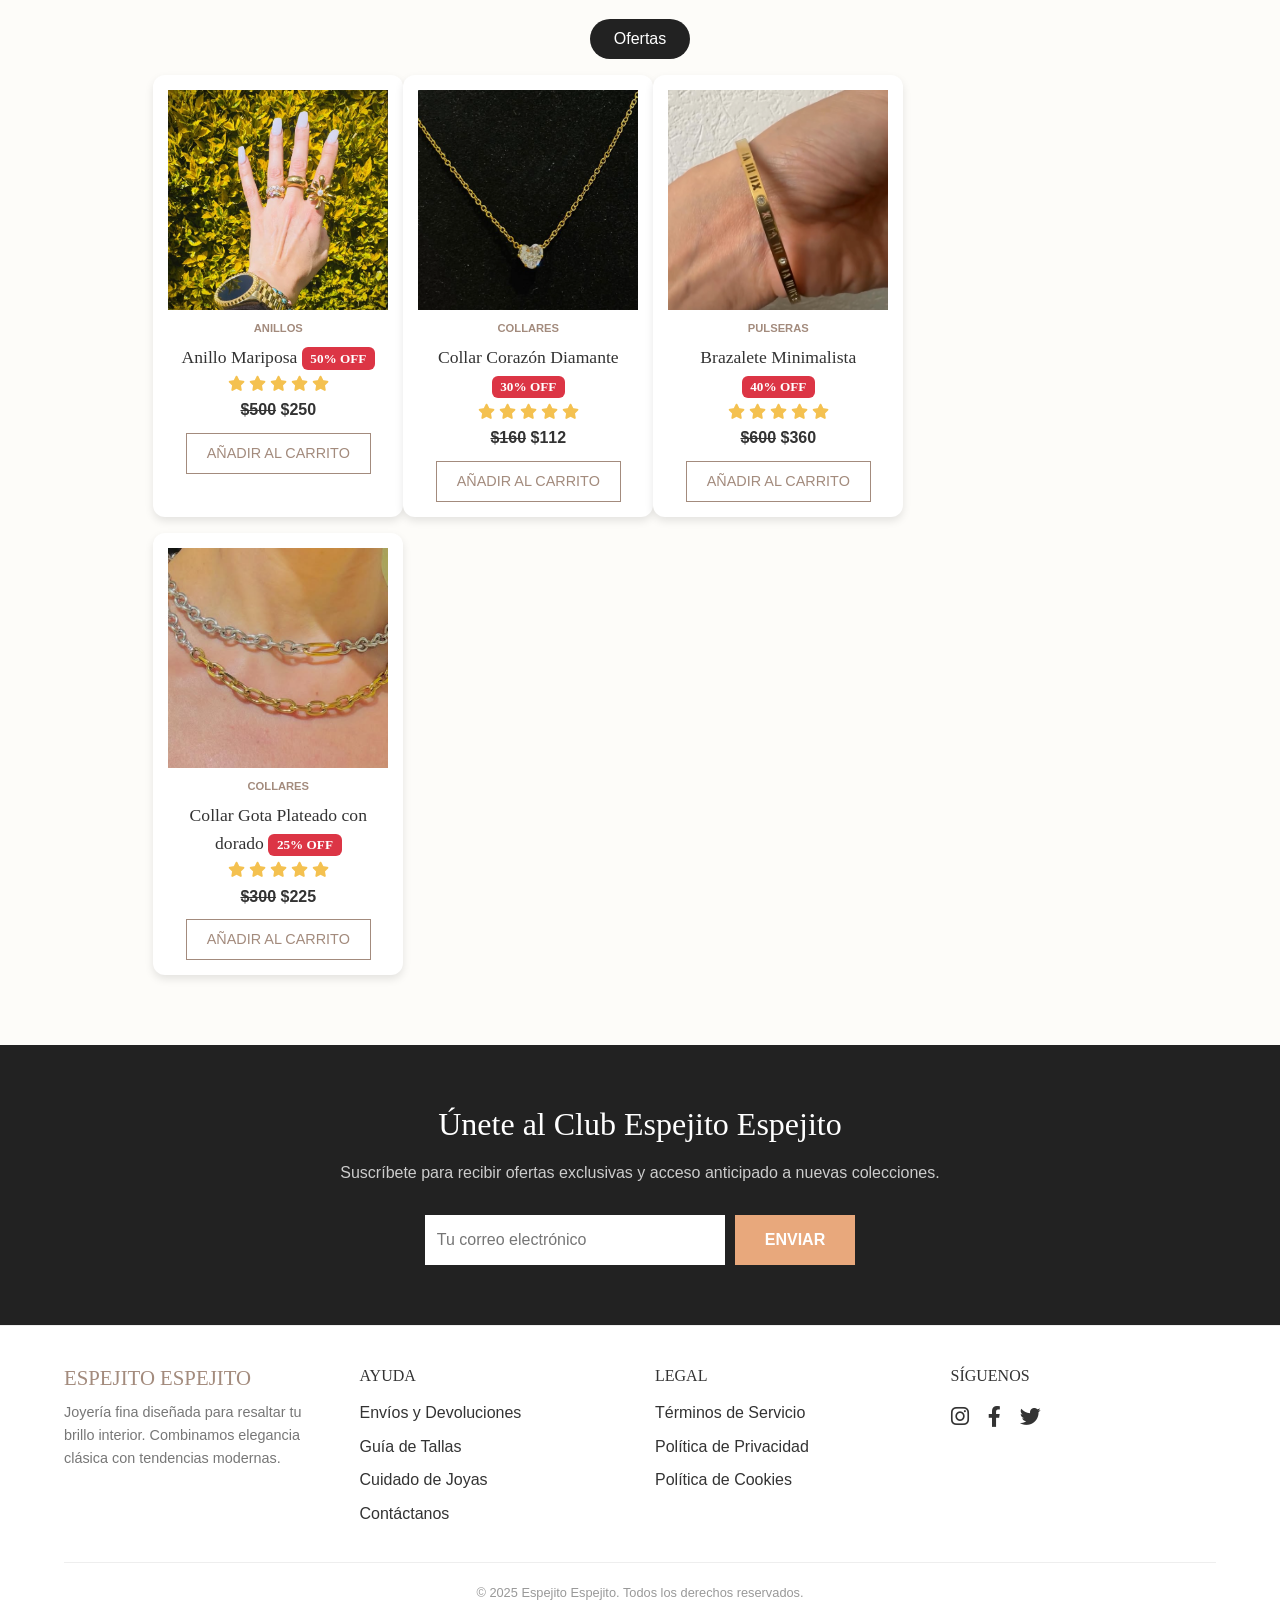
<file: ofertas.html>
<!DOCTYPE html>
<html lang="es">
<head>
    <meta charset="UTF-8">
    <meta name="viewport" content="width=device-width, initial-scale=1.0">
    <title>Ofertas - Espejito Espejito - Refleja tu Esencia</title>
    <link rel="icon" href="img/Logo-Final-Joyeria.jpeg" type="image/jpeg">
    <!-- Bootstrap CSS -->
    <link href="https://cdn.jsdelivr.net/npm/bootstrap@5.3.2/dist/css/bootstrap.min.css" rel="stylesheet">
    <link rel="stylesheet" href="css/style.css"> 
    <link rel="stylesheet" href="https://cdnjs.cloudflare.com/ajax/libs/font-awesome/6.0.0-beta3/css/all.min.css">
</head>
<body>

    <header class="main-header">
        <nav class="navbar navbar-expand-md navbar-light bg-white">
            <div class="container">
                <a class="navbar-brand d-flex align-items-center" href="index.html">
                    <img src="img/Logo-Final-Joyeria.jpeg" alt="Logo de Espejito Espejito" class="logo-icon me-2">
                    <span>ESPEJITO ESPEJITO</span>
                </a>

                <button class="navbar-toggler" type="button" data-bs-toggle="collapse" data-bs-target="#mainNav" aria-controls="mainNav" aria-expanded="false" aria-label="Alternar navegación">
                    <span class="navbar-toggler-icon"></span>
                </button>

                <div class="collapse navbar-collapse" id="mainNav">
                    <ul class="navbar-nav mx-auto mb-2 mb-md-0">
                        <li class="nav-item"><a class="nav-link" href="index.html">TODOS</a></li>
                        <li class="nav-item"><a class="nav-link" href="anillos.html">ANILLOS</a></li>
                        <li class="nav-item"><a class="nav-link" href="collares.html">COLLARES</a></li>
                        <li class="nav-item"><a class="nav-link" href="pendientes.html">PENDIENTES</a></li>
                        <li class="nav-item"><a class="nav-link active" href="ofertas.html">OFERTAS</a></li>
                    </ul>
                </div>

                <div class="d-flex align-items-center">
                    <i class="fas fa-search me-3"></i>
                    <div class="cart-icon-wrapper">
                        <i id="cart-toggle" class="fas fa-shopping-bag"></i>
                        <span id="cart-count" class="cart-count">0</span>
                    </div>
                </div>
            </div>
        </nav>
    </header>
    
    <main>

        
        <section class="hero-minimal">
            <div class="hero-content-minimal">
                <p class="subtitle-top">OFERTAS ESPECIALES</p>
                <h1>Brillo que perdura. Calidad que te acompaña.</h1>
                <a href="#" class="cta-button-minimal">DESCUBRIR</a>
            </div>
        </section>
        
        <!-- Productos más vendidos -->
        <section class="best-sellers py-4">
            <img src="img/enredadera.png" alt="" class="deco deco-left" aria-hidden="true">
            <div class="container">
                <div class="d-flex justify-content-between align-items-center mb-3">
                    <h2 class="mb-0"></h2>
                    <small class="text-muted"></small>
                </div>

                <div id="bestSellersCarousel" class="carousel slide" data-bs-ride="carousel">
                    <div class="carousel-inner">
                        <div class="carousel-item active">
                            <div class="row g-3 justify-content-center">
                                <div class="col-10 col-md-4">
                                    <div class="card text-center">
                                        <img src="img/anillosMariposa.png" class="card-img-top" alt="Anillo Mariposa en Oferta">
                                        <div class="card-body">
                                            <h5 class="card-title">Anillo Mariposa <span class="badge bg-danger">50% OFF</span></h5>
                                            <p class="card-text"><del>$500</del> $250</p>
                                            <button class="btn btn-sm btn-outline-primary">AÑADIR</button>
                                        </div>
                                    </div>
                                </div>
                            </div>
                        </div>
                        <div class="carousel-item">
                            <div class="row g-3 justify-content-center">
                                <div class="col-10 col-md-4">
                                    <div class="card text-center">
                                        <img src="img/collarCorazon.png" class="card-img-top" alt="Collar Corazón en Oferta">
                                        <div class="card-body">
                                            <h5 class="card-title">Collar Corazón <span class="badge bg-danger">30% OFF</span></h5>
                                            <p class="card-text"><del>$160</del> $112</p>
                                            <button class="btn btn-sm btn-outline-primary">AÑADIR</button>
                                        </div>
                                    </div>
                                </div>
                            </div>
                        </div>
                    </div>
                    <button class="carousel-control-prev" type="button" data-bs-target="#bestSellersCarousel" data-bs-slide="prev">
                        <span class="carousel-control-prev-icon" aria-hidden="true"></span>
                        <span class="visually-hidden">Anterior</span>
                    </button>
                    <button class="carousel-control-next" type="button" data-bs-target="#bestSellersCarousel" data-bs-slide="next">
                        <span class="carousel-control-next-icon" aria-hidden="true"></span>
                        <span class="visually-hidden">Siguiente</span>
                    </button>
                </div>
            </div>
            <img src="img/enredadera.png" alt="" class="deco deco-right" aria-hidden="true">
        </section>
       

        <section class="value-prop-separate">
            <div class="container">
                <div class="row">
                    <div class="prop-item col-12 col-md-4 text-center">
                        <i class="fas fa-gem icon"></i>
                        <h4>Calidad Premium</h4>
                        <p>Materiales auténticos certificados y artesanía experta.</p>
                    </div>
                    <div class="prop-item col-12 col-md-4 text-center">
                        <i class="fas fa-hand-sparkles icon"></i>
                        <h4>Hecho con Amor</h4>
                        <p>Cada pieza es diseñada pensando en momentos inolvidables.</p>
                    </div>
                    <div class="prop-item col-12 col-md-4 text-center">
                        <i class="fas fa-shipping-fast icon"></i>
                        <h4>Envío Seguro</h4>
                        <p>Empaque de lujo y envío asegurado a todo el país.</p>
                    </div>
                </div>
            </div>
        </section>

         <!-- Promo Carousel: mensajes cortos (envío gratis, garantía, etc.) -->
        <section class="promo-carousel py-3">
            <div class="container">
                <div id="promoCarousel" class="carousel slide" data-bs-ride="carousel" data-bs-interval="3000" data-bs-pause="hover">
                    <div class="carousel-inner text-center">
                        <div class="carousel-item active">
                            <div class="d-flex justify-content-center align-items-center">
                                <i class="fas fa-truck me-2 carousel-icon" aria-hidden="true"></i>
                                <p class="mb-0 carousel-text">Envío gratis en compras sobre $50.000</p>
                            </div>
                        </div>
                        <div class="carousel-item">
                            <div class="d-flex justify-content-center align-items-center">
                                <i class="fas fa-shield-alt me-2 carousel-icon" aria-hidden="true"></i>
                                <p class="mb-0 carousel-text">1 año de garantía en todas nuestras piezas</p>
                            </div>
                        </div>
                        <div class="carousel-item">
                            <div class="d-flex justify-content-center align-items-center">
                                <i class="fas fa-box-open me-2 carousel-icon" aria-hidden="true"></i>
                                <p class="mb-0 carousel-text">Empaque de lujo y envío asegurado</p>
                            </div>
                        </div>
                        <div class="carousel-item">
                            <div class="d-flex justify-content-center align-items-center">
                                <i class="fas fa-headset me-2 carousel-icon" aria-hidden="true"></i>
                                <p class="mb-0 carousel-text">Atención al cliente rápida y personalizada</p>
                            </div>
                        </div>
                    </div>
                </div>
            </div>
        </section>

        <section class="collection">
            <h2>Ofertas</h2>

            <div class="collection-filters container d-flex justify-content-center flex-wrap gap-2 my-3">
                <button class="filter-btn btn btn-outline-secondary active" data-category="ofertas">Ofertas</button>
            </div>

            <div class="product-gallery container">
                <div class="row g-3">
                <div class="product-card col-6 col-md-4 col-lg-3" data-category="ofertas">
                    <img src="img/anillosMariposa.png" alt="Anillo Mariposa">
                    <p class="category-tag">ANILLOS</p>
                    <p class="product-name">Anillo Mariposa <span class="badge bg-danger">50% OFF</span></p>
                    <p class="price"><del>$500</del> $250</p>
                    <button>AÑADIR AL CARRITO</button>
                </div>
                <div class="product-card col-6 col-md-4 col-lg-3" data-category="ofertas">
                    <img src="img/collarCorazon.png" alt="Collar Corazón Diamante">
                    <p class="category-tag">COLLARES</p>
                    <p class="product-name">Collar Corazón Diamante <span class="badge bg-danger">30% OFF</span></p>
                    <p class="price"><del>$160</del> $112</p>
                    <button>AÑADIR AL CARRITO</button>
                </div>
                <div class="product-card col-6 col-md-4 col-lg-3" data-category="ofertas">
                    <img src="img/pulseraRomana.png" alt="Brazalete Minimalista">
                    <p class="category-tag">PULSERAS</p>
                    <p class="product-name">Brazalete Minimalista <span class="badge bg-danger">40% OFF</span></p>
                    <p class="price"><del>$600</del> $360</p>
                    <button>AÑADIR AL CARRITO</button>
                </div>
                <div class="product-card col-6 col-md-4 col-lg-3" data-category="ofertas">
                    <img src="img/collarDorado.png" alt="Collar Gota Plateado con dorado">
                    <p class="category-tag">COLLARES</p>
                    <p class="product-name">Collar Gota Plateado con dorado <span class="badge bg-danger">25% OFF</span></p>
                    <p class="price"><del>$300</del> $225</p>
                    <button>AÑADIR AL CARRITO</button>
                </div>
                
            </div>
        </section>

        <section class="club-promo">
            <div class="club-content">
                <h2>Únete al Club Espejito Espejito</h2>
                <p>Suscríbete para recibir ofertas exclusivas y acceso anticipado a nuevas colecciones.</p>
                <form>
                    <input type="email" placeholder="Tu correo electrónico">
                    <button type="submit" class="submit-btn">ENVIAR</button>
                </form>
            </div>
        </section>
    </main>

    <footer class="main-footer">
        <div class="footer-grid">
            <div class="footer-col brand-info">
                <h3>ESPEJITO ESPEJITO</h3>
                <p>Joyería fina diseñada para resaltar tu brillo interior. Combinamos elegancia clásica con tendencias modernas.</p>
            </div>
            <div class="footer-col">
                <h4>AYUDA</h4>
                <ul>
                    <li><a href="#">Envíos y Devoluciones</a></li>
                    <li><a href="#">Guía de Tallas</a></li>
                    <li><a href="#">Cuidado de Joyas</a></li>
                    <li><a href="#">Contáctanos</a></li>
                </ul>
            </div>
            <div class="footer-col">
                <h4>LEGAL</h4>
                <ul>
                    <li><a href="#">Términos de Servicio</a></li>
                    <li><a href="#">Política de Privacidad</a></li>
                    <li><a href="#">Política de Cookies</a></li>
                </ul>
            </div>
            <div class="footer-col follow-us">
                <h4>SÍGUENOS</h4>
                <div class="social-icons">
                    <a href="https://www.instagram.com/espejito.espejitosanmac/"><i class="fab fa-instagram"></i></a>
                    <a href="https://www.facebook.com/profile.php?id=61582590843903"><i class="fab fa-facebook-f"></i></a>
                    <a href="https://www.instagram.com/espejito.espejitosanmac/"><i class="fab fa-twitter"></i></a>
                </div>
            </div>
        </div>
        <p class="copyright">&copy; 2025 Espejito Espejito. Todos los derechos reservados.</p>
    </footer>

    <!-- Bootstrap Bundle JS -->
    <script src="https://cdn.jsdelivr.net/npm/bootstrap@5.3.2/dist/js/bootstrap.bundle.min.js"></script>
    <script src="js/script.js"></script>
    
    <!-- Cart Sidebar -->
    <aside id="cart-sidebar" class="cart-sidebar">
        <div class="cart-header">
            <h3>Tu Carrito</h3>
            <button id="close-cart" class="close-cart">✕</button>
        </div>
        <ul id="cart-items" class="cart-items">
            <!-- Items dinámicos -->
        </ul>
        <div class="cart-footer">
            <div class="cart-total">Total: <span id="cart-total">$0</span></div>
            <button id="checkout-btn" class="checkout-btn">Pagar</button>
        </div>
    </aside>
    <!-- Toast: agregado al carrito (top-right, verde) -->
    <div class="position-fixed end-0 p-3" style="z-index: 11000; top: 72px;">
        <div id="addCartToast" class="toast align-items-center text-bg-success border-0" role="alert" aria-live="assertive" aria-atomic="true">
            <div class="d-flex">
                <div class="toast-body">Agregado al carrito</div>
                <button type="button" class="btn-close btn-close-white me-2 m-auto" data-bs-dismiss="toast" aria-label="Close"></button>
            </div>
        </div>
    </div>
</body>
</html>
</file>
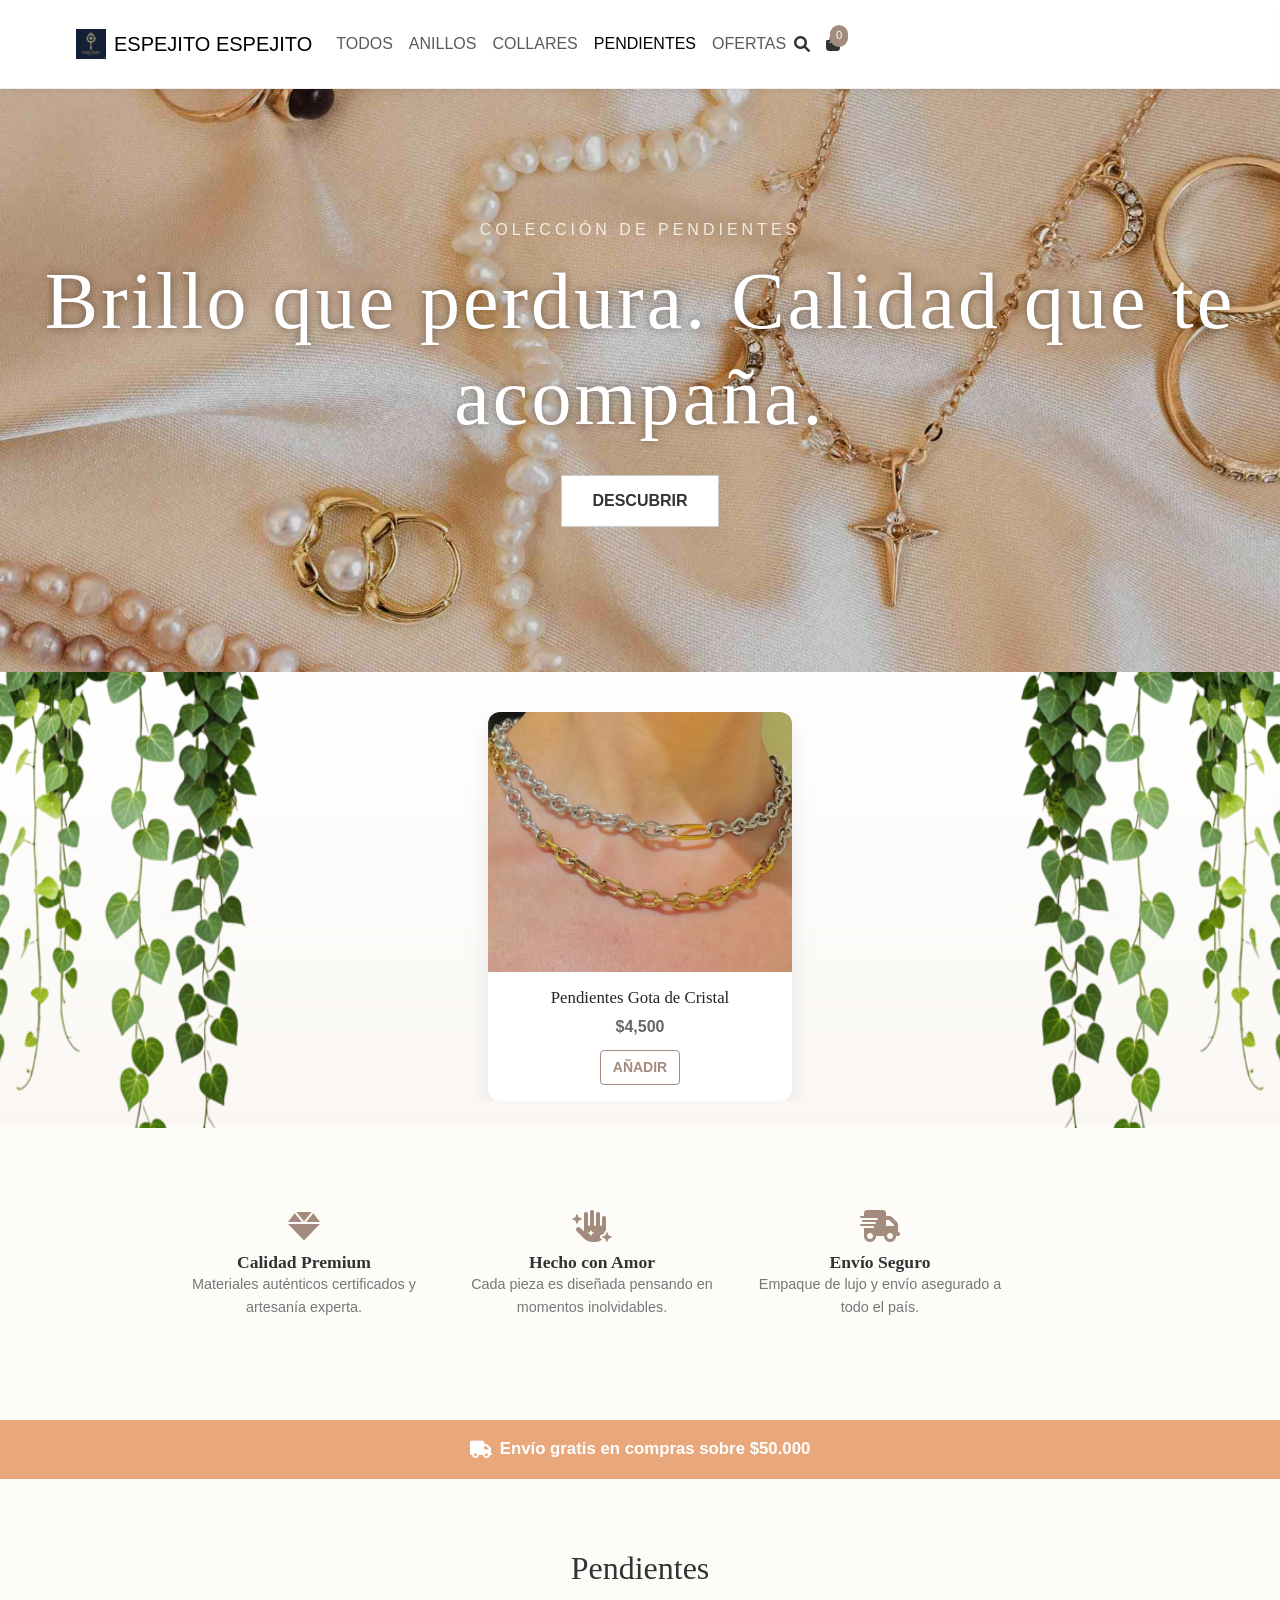
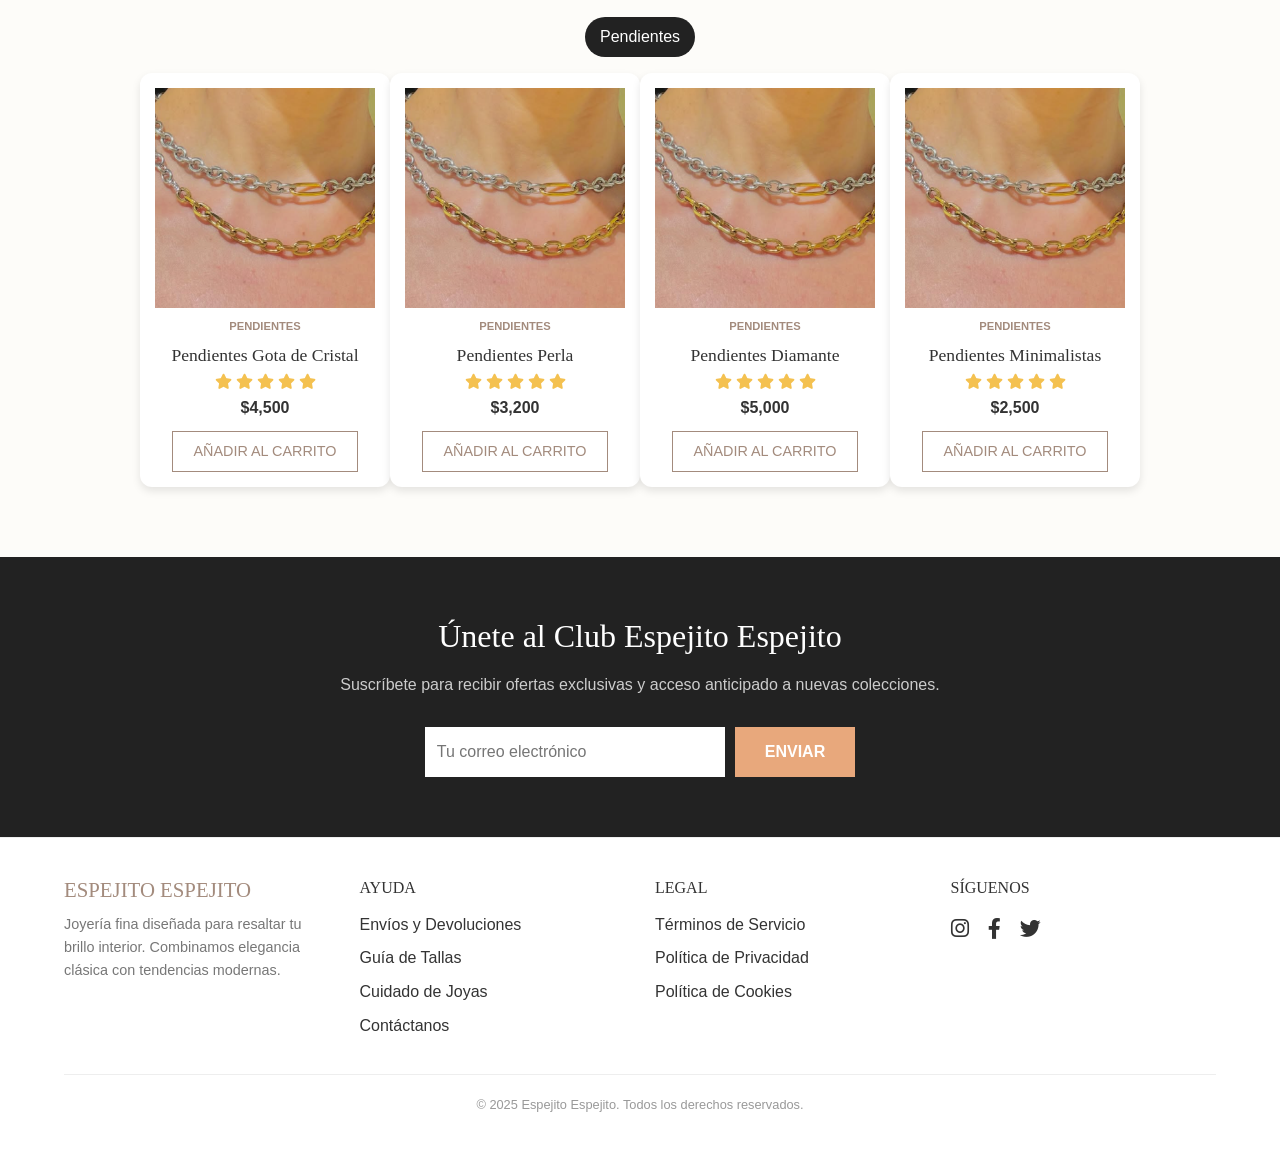
<file: pendientes.html>
<!DOCTYPE html>
<html lang="es">
<head>
    <meta charset="UTF-8">
    <meta name="viewport" content="width=device-width, initial-scale=1.0">
    <title>Pendientes - Espejito Espejito - Refleja tu Esencia</title>
    <link rel="icon" href="img/Logo-Final-Joyeria.jpeg" type="image/jpeg">
    <!-- Bootstrap CSS -->
    <link href="https://cdn.jsdelivr.net/npm/bootstrap@5.3.2/dist/css/bootstrap.min.css" rel="stylesheet">
    <link rel="stylesheet" href="css/style.css"> 
    <link rel="stylesheet" href="https://cdnjs.cloudflare.com/ajax/libs/font-awesome/6.0.0-beta3/css/all.min.css">
</head>
<body>

    <header class="main-header">
        <nav class="navbar navbar-expand-md navbar-light bg-white">
            <div class="container">
                <a class="navbar-brand d-flex align-items-center" href="index.html">
                    <img src="img/Logo-Final-Joyeria.jpeg" alt="Logo de Espejito Espejito" class="logo-icon me-2">
                    <span>ESPEJITO ESPEJITO</span>
                </a>

                <button class="navbar-toggler" type="button" data-bs-toggle="collapse" data-bs-target="#mainNav" aria-controls="mainNav" aria-expanded="false" aria-label="Alternar navegación">
                    <span class="navbar-toggler-icon"></span>
                </button>

                <div class="collapse navbar-collapse" id="mainNav">
                    <ul class="navbar-nav mx-auto mb-2 mb-md-0">
                        <li class="nav-item"><a class="nav-link" href="index.html">TODOS</a></li>
                        <li class="nav-item"><a class="nav-link" href="anillos.html">ANILLOS</a></li>
                        <li class="nav-item"><a class="nav-link" href="collares.html">COLLARES</a></li>
                        <li class="nav-item"><a class="nav-link active" href="pendientes.html">PENDIENTES</a></li>
                        <li class="nav-item"><a class="nav-link" href="ofertas.html">OFERTAS</a></li>
                    </ul>
                </div>

                <div class="d-flex align-items-center">
                    <i class="fas fa-search me-3"></i>
                    <div class="cart-icon-wrapper">
                        <i id="cart-toggle" class="fas fa-shopping-bag"></i>
                        <span id="cart-count" class="cart-count">0</span>
                    </div>
                </div>
            </div>
        </nav>
    </header>
    
    <main>

        
        <section class="hero-minimal">
            <div class="hero-content-minimal">
                <p class="subtitle-top">COLECCIÓN DE PENDIENTES</p>
                <h1>Brillo que perdura. Calidad que te acompaña.</h1>
                <a href="#" class="cta-button-minimal">DESCUBRIR</a>
            </div>
        </section>
        
        <!-- Productos más vendidos -->
        <section class="best-sellers py-4">
            <img src="img/enredadera.png" alt="" class="deco deco-left" aria-hidden="true">
            <div class="container">
                <div class="d-flex justify-content-between align-items-center mb-3">
                    <h2 class="mb-0"></h2>
                    <small class="text-muted"></small>
                </div>

                <div id="bestSellersCarousel" class="carousel slide" data-bs-ride="carousel">
                    <div class="carousel-inner">
                        <div class="carousel-item active">
                            <div class="row g-3 justify-content-center">
                                <div class="col-10 col-md-4">
                                    <div class="card text-center">
                                        <img src="img/collarDorado.png" class="card-img-top" alt="Pendientes Gota de Cristal">
                                        <div class="card-body">
                                            <h5 class="card-title">Pendientes Gota de Cristal</h5>
                                            <p class="card-text">$4,500</p>
                                            <button class="btn btn-sm btn-outline-primary">AÑADIR</button>
                                        </div>
                                    </div>
                                </div>
                            </div>
                        </div>
                        <div class="carousel-item">
                            <div class="row g-3 justify-content-center">
                                <div class="col-10 col-md-4">
                                    <div class="card text-center">
                                        <img src="img/collarDorado.png" class="card-img-top" alt="Pendientes Perla">
                                        <div class="card-body">
                                            <h5 class="card-title">Pendientes Perla</h5>
                                            <p class="card-text">$3,200</p>
                                            <button class="btn btn-sm btn-outline-primary">AÑADIR</button>
                                        </div>
                                    </div>
                                </div>
                            </div>
                        </div>
                    </div>
                    <button class="carousel-control-prev" type="button" data-bs-target="#bestSellersCarousel" data-bs-slide="prev">
                        <span class="carousel-control-prev-icon" aria-hidden="true"></span>
                        <span class="visually-hidden">Anterior</span>
                    </button>
                    <button class="carousel-control-next" type="button" data-bs-target="#bestSellersCarousel" data-bs-slide="next">
                        <span class="carousel-control-next-icon" aria-hidden="true"></span>
                        <span class="visually-hidden">Siguiente</span>
                    </button>
                </div>
            </div>
            <img src="img/enredadera.png" alt="" class="deco deco-right" aria-hidden="true">
        </section>
       

        <section class="value-prop-separate">
            <div class="container">
                <div class="row">
                    <div class="prop-item col-12 col-md-4 text-center">
                        <i class="fas fa-gem icon"></i>
                        <h4>Calidad Premium</h4>
                        <p>Materiales auténticos certificados y artesanía experta.</p>
                    </div>
                    <div class="prop-item col-12 col-md-4 text-center">
                        <i class="fas fa-hand-sparkles icon"></i>
                        <h4>Hecho con Amor</h4>
                        <p>Cada pieza es diseñada pensando en momentos inolvidables.</p>
                    </div>
                    <div class="prop-item col-12 col-md-4 text-center">
                        <i class="fas fa-shipping-fast icon"></i>
                        <h4>Envío Seguro</h4>
                        <p>Empaque de lujo y envío asegurado a todo el país.</p>
                    </div>
                </div>
            </div>
        </section>

         <!-- Promo Carousel: mensajes cortos (envío gratis, garantía, etc.) -->
        <section class="promo-carousel py-3">
            <div class="container">
                <div id="promoCarousel" class="carousel slide" data-bs-ride="carousel" data-bs-interval="3000" data-bs-pause="hover">
                    <div class="carousel-inner text-center">
                        <div class="carousel-item active">
                            <div class="d-flex justify-content-center align-items-center">
                                <i class="fas fa-truck me-2 carousel-icon" aria-hidden="true"></i>
                                <p class="mb-0 carousel-text">Envío gratis en compras sobre $50.000</p>
                            </div>
                        </div>
                        <div class="carousel-item">
                            <div class="d-flex justify-content-center align-items-center">
                                <i class="fas fa-shield-alt me-2 carousel-icon" aria-hidden="true"></i>
                                <p class="mb-0 carousel-text">1 año de garantía en todas nuestras piezas</p>
                            </div>
                        </div>
                        <div class="carousel-item">
                            <div class="d-flex justify-content-center align-items-center">
                                <i class="fas fa-box-open me-2 carousel-icon" aria-hidden="true"></i>
                                <p class="mb-0 carousel-text">Empaque de lujo y envío asegurado</p>
                            </div>
                        </div>
                        <div class="carousel-item">
                            <div class="d-flex justify-content-center align-items-center">
                                <i class="fas fa-headset me-2 carousel-icon" aria-hidden="true"></i>
                                <p class="mb-0 carousel-text">Atención al cliente rápida y personalizada</p>
                            </div>
                        </div>
                    </div>
                </div>
            </div>
        </section>

        <section class="collection">
            <h2>Pendientes</h2>

            <div class="collection-filters container d-flex justify-content-center flex-wrap gap-2 my-3">
                <button class="filter-btn btn btn-outline-secondary active" data-category="pendientes">Pendientes</button>
            </div>

            <div class="product-gallery container">
                <div class="row g-3">
                <div class="product-card col-6 col-md-4 col-lg-3" data-category="pendientes">
                    <img src="img/collarDorado.png" alt="Pendientes Gota de Cristal">
                    <p class="category-tag">PENDIENTES</p>
                    <p class="product-name">Pendientes Gota de Cristal</p>
                    <p class="price">$4,500</p>
                    <button>AÑADIR AL CARRITO</button>
                </div>
                <div class="product-card col-6 col-md-4 col-lg-3" data-category="pendientes">
                    <img src="img/collarDorado.png" alt="Pendientes Perla">
                    <p class="category-tag">PENDIENTES</p>
                    <p class="product-name">Pendientes Perla</p>
                    <p class="price">$3,200</p>
                    <button>AÑADIR AL CARRITO</button>
                </div>
                <div class="product-card col-6 col-md-4 col-lg-3" data-category="pendientes">
                    <img src="img/collarDorado.png" alt="Pendientes Diamante">
                    <p class="category-tag">PENDIENTES</p>
                    <p class="product-name">Pendientes Diamante</p>
                    <p class="price">$5,000</p>
                    <button>AÑADIR AL CARRITO</button>
                </div>
                <div class="product-card col-6 col-md-4 col-lg-3" data-category="pendientes">
                    <img src="img/collarDorado.png" alt="Pendientes Minimalistas">
                    <p class="category-tag">PENDIENTES</p>
                    <p class="product-name">Pendientes Minimalistas</p>
                    <p class="price">$2,500</p>
                    <button>AÑADIR AL CARRITO</button>
                </div>
                
            </div>
        </section>

        <section class="club-promo">
            <div class="club-content">
                <h2>Únete al Club Espejito Espejito</h2>
                <p>Suscríbete para recibir ofertas exclusivas y acceso anticipado a nuevas colecciones.</p>
                <form>
                    <input type="email" placeholder="Tu correo electrónico">
                    <button type="submit" class="submit-btn">ENVIAR</button>
                </form>
            </div>
        </section>
    </main>

    <footer class="main-footer">
        <div class="footer-grid">
            <div class="footer-col brand-info">
                <h3>ESPEJITO ESPEJITO</h3>
                <p>Joyería fina diseñada para resaltar tu brillo interior. Combinamos elegancia clásica con tendencias modernas.</p>
            </div>
            <div class="footer-col">
                <h4>AYUDA</h4>
                <ul>
                    <li><a href="#">Envíos y Devoluciones</a></li>
                    <li><a href="#">Guía de Tallas</a></li>
                    <li><a href="#">Cuidado de Joyas</a></li>
                    <li><a href="#">Contáctanos</a></li>
                </ul>
            </div>
            <div class="footer-col">
                <h4>LEGAL</h4>
                <ul>
                    <li><a href="#">Términos de Servicio</a></li>
                    <li><a href="#">Política de Privacidad</a></li>
                    <li><a href="#">Política de Cookies</a></li>
                </ul>
            </div>
            <div class="footer-col follow-us">
                <h4>SÍGUENOS</h4>
                <div class="social-icons">
                    <a href="https://www.instagram.com/espejito.espejitosanmac/"><i class="fab fa-instagram"></i></a>
                    <a href="https://www.facebook.com/profile.php?id=61582590843903"><i class="fab fa-facebook-f"></i></a>
                    <a href="https://www.instagram.com/espejito.espejitosanmac/"><i class="fab fa-twitter"></i></a>
                </div>
            </div>
        </div>
        <p class="copyright">&copy; 2025 Espejito Espejito. Todos los derechos reservados.</p>
    </footer>

    <!-- Bootstrap Bundle JS -->
    <script src="https://cdn.jsdelivr.net/npm/bootstrap@5.3.2/dist/js/bootstrap.bundle.min.js"></script>
    <script src="js/script.js"></script>
    
    <!-- Cart Sidebar -->
    <aside id="cart-sidebar" class="cart-sidebar">
        <div class="cart-header">
            <h3>Tu Carrito</h3>
            <button id="close-cart" class="close-cart">✕</button>
        </div>
        <ul id="cart-items" class="cart-items">
            <!-- Items dinámicos -->
        </ul>
        <div class="cart-footer">
            <div class="cart-total">Total: <span id="cart-total">$0</span></div>
            <button id="checkout-btn" class="checkout-btn">Pagar</button>
        </div>
    </aside>
    <!-- Toast: agregado al carrito (top-right, verde) -->
    <div class="position-fixed end-0 p-3" style="z-index: 11000; top: 72px;">
        <div id="addCartToast" class="toast align-items-center text-bg-success border-0" role="alert" aria-live="assertive" aria-atomic="true">
            <div class="d-flex">
                <div class="toast-body">Agregado al carrito</div>
                <button type="button" class="btn-close btn-close-white me-2 m-auto" data-bs-dismiss="toast" aria-label="Close"></button>
            </div>
        </div>
    </div>
</body>
</html>
</file>
<file: css/style.css>
/* Variables CSS */
:root {
    --primary-color: #A38B7D; /* Tono dorado/beige suave de la marca */
    --secondary-color: #333; /* Texto principal oscuro */
    --background-light: #fdfcf9; /* Fondo muy claro, casi blanco */
    --background-dark: #222; /* Fondo oscuro para el club */
    --accent-color: #e8a87c; /* Naranja/dorado para el botón CTA */
    --font-serif: 'Georgia', serif; 
    --font-sans: 'Arial', sans-serif;
}

/* Estilos Generales */
* {
    margin: 0;
    padding: 0;
    box-sizing: border-box;
}

body {
    font-family: var(--font-sans);
    line-height: 1.6;
    color: var(--secondary-color);
    background-color: var(--background-light);
}

/* Evitar scroll horizontal cuando hay elementos decorativos posicionados fuera del ancho */
html, body { overflow-x: hidden; }

a {
    text-decoration: none;
    color: var(--secondary-color);
    transition: color 0.3s;
}

a:hover {
    color: var(--primary-color);
}

h1, h2, h3, h4 {
    font-family: var(--font-serif);
    margin-bottom: 1rem;
}

/* --- I. Header --- */
.main-header {
    display: flex;
    justify-content: space-between;
    align-items: center;
    padding: 15px 5%;
    background: #fff;
    border-bottom: 1px solid #eee;
    position: fixed;
    top: 0;
    left: 0;
    right: 0;
    z-index: 1040;
    box-shadow: 0 2px 6px rgba(0,0,0,0.06);
}

/* Add top padding so page content isn't hidden behind fixed header */
body {
    padding-top: 72px; /* adjust if your header height changes */
}

/* --- Estilos para el LOGO en el HEADER --- */
.logo {
    display: flex; 
    align-items: center; 
    font-size: 1.5rem;
    font-weight: bold;
    letter-spacing: 2px;
    color: var(--primary-color);
}

.logo-icon {
    height: 30px; 
    width: auto;
    margin-right: 8px; 
}
/* Estiliza el texto del logo si lo envolviste en un <span> */
.logo span { 
    color: var(--secondary-color); 
}

.main-nav a {
    margin: 0 15px;
    font-size: 0.9rem;
    font-weight: 500;
    text-transform: uppercase;
}

.main-nav .active {
    color: var(--primary-color);
    font-weight: bold;
}

.utility-icons i {
    margin-left: 15px;
    cursor: pointer;
    font-size: 1.1rem;
}

/* --- CORRECCIÓN: ELIMINAR LAYOUT VIEJO Y DEFINIR HERO MINIMALISTA --- */

/* ELIMINADO: .hero-and-value-prop ya no existe en el HTML corregido */

/* --- II. HERO MINIMALISTA (Pantalla Completa) --- */
.hero-minimal {
    width: 100%;
    height: 600px; /* Altura grande para la vista principal */
    /* *** RUTA DE IMAGEN CORREGIDA y genérica: DEBES USAR UNA IMAGEN DE FONDO GRANDE, NO EL LOGO *** */
    background: url('../img/Fondo-Inicio.jpg') center center / cover no-repeat; 
    position: relative;
    display: flex;
    justify-content: center; /* Centra el contenido horizontalmente */
    align-items: center; /* Centra el contenido verticalmente */
    text-align: center;
}

/* Overlay opcional para mejorar el contraste */
.hero-minimal::before {
    content: '';
    position: absolute;
    top: 0;
    left: 0;
    width: 100%;
    height: 100%;
    background-color: rgba(0, 0, 0, 0.1); /* Overlay muy sutil, ajusta si tu imagen es muy clara */
    z-index: 1; 
}

.hero-content-minimal {
    position: relative;
    z-index: 2;
    padding: 20px;
}

.hero-content-minimal .subtitle-top {
    font-family: var(--font-sans);
    font-size: 1rem;
    color: rgba(255, 255, 255, 0.8);
    letter-spacing: 4px; /* Mayor espaciado como en el ejemplo minimalista */
    text-transform: uppercase;
    margin-bottom: 10px;
}

.hero-content-minimal h1 {
    font-size: 5rem;
    color: #fff; 
    text-shadow: 0 0 10px rgba(0, 0, 0, 0.4); /* Efecto de resplandor suave */
    letter-spacing: 3px;
    margin-bottom: 30px;
}

.cta-button-minimal {
    background-color: #fff;
    color: var(--secondary-color);
    padding: 12px 30px;
    border: 1px solid #ccc;
    font-weight: bold;
    display: inline-block;
    transition: all 0.3s;
}

.cta-button-minimal:hover {
    background-color: var(--primary-color);
    color: #fff;
    border-color: var(--primary-color);
}

/* --- III. PROPUESTAS DE VALOR (Separadas) --- */
.value-prop-separate {
    display: flex;
    justify-content: space-around;
    align-items: flex-start;
    max-width: 1000px;
    margin: 50px auto; 
    padding: 20px;
}

/* Propuestas de Valor Items (Reutilizado) */
.prop-item {
    text-align: center;
    padding: 15px;
    flex-basis: 30%; /* Para que ocupen un tercio del espacio */
}

.prop-item .icon {
    font-size: 2rem;
    color: var(--primary-color);
    margin-bottom: 10px;
}

.prop-item h4 {
    margin: 0;
    font-size: 1.1rem;
    font-weight: bold;
}

.prop-item p {
    font-size: 0.9rem;
    color: #777;
}

/* --- IV. Nuestra Colección --- */
.collection {
    max-width: 1200px;
    margin: 50px auto;
    padding: 20px;
    text-align: center;
}

.collection h2 {
    font-size: 2rem;
    margin-bottom: 30px;
}

.collection-filters {
    margin-bottom: 30px;
}

/* Make filter buttons centered and responsive on small screens */
.collection-filters .filter-btn {
    min-width: 100px;
    text-align: center;
}

@media (max-width: 576px) {
    .collection-filters {
        gap: 8px;
        padding-left: 8px;
        padding-right: 8px;
    }
    .collection-filters .filter-btn {
        flex: 0 0 45%; /* two buttons per row on very small screens */
        min-width: 0;
    }
}

.filter-btn {
    background: #f1f1f1;
    color: var(--secondary-color);
    border: none;
    padding: 8px 15px;
    margin: 0 5px;
    cursor: pointer;
    border-radius: 20px;
    transition: background 0.3s, color 0.3s;
}

.filter-btn.active {
    background: var(--background-dark);
    color: #fff;
}

.product-gallery {
    display: flex;
    justify-content: center;
    gap: 20px;
    flex-wrap: wrap;
}

.product-card {
    width: 100%;
    max-width: 250px;
    text-align: center;
    padding: 15px;
    background: #fff;
    border-radius: 12px;
    box-shadow: 0 4px 8px rgba(0, 0, 0, 0.1);
    transition: transform 0.3s ease, box-shadow 0.3s ease;
    overflow: hidden;
}

.product-card:hover {
    transform: translateY(-5px);
    box-shadow: 0 8px 16px rgba(0, 0, 0, 0.15);
}

.product-card img {
    width: 100%;
    height: 220px;
    object-fit: cover;
    margin-bottom: 10px;
}

/* Rating stars next to price */
.rating {
    display: flex;
    justify-content: center;
    gap: 4px;
    margin-bottom: 6px;
}
.rating .fa-star {
    color: #f4c150; /* dorado */
    font-size: 0.95rem;
}
.product-card .price {
    margin-bottom: 10px;
}

/* Make some layout adjustments on small screens */
@media (max-width: 576px) {
    .hero-minimal { height: 420px; }
    .hero-content-minimal h1 { font-size: 2rem; }
    .product-card img { height: 160px; }
}

/* Promo carousel text styling */
.promo-carousel .carousel-text {
    font-weight: 700;
    color: var(--primary-color);
    font-size: 1.05rem;
}

@media (max-width: 576px) {
    .promo-carousel .carousel-text {
        font-size: 0.95rem;
    }
}

/* Brand background and icon styles for promo carousel */
.promo-carousel {
    background: var(--accent-color);
}
.promo-carousel .carousel-text {
    color: #fff; /* override to white on brand background */
}
.promo-carousel .carousel-icon {
    color: #fff;
    font-size: 1.1rem;
}

@media (max-width: 576px) {
    .promo-carousel { padding-top: 0.6rem; padding-bottom: 0.6rem; }
    .promo-carousel .carousel-icon { font-size: 1rem; }
}

.category-tag {
    font-size: 0.7rem;
    color: var(--primary-color);
    font-weight: bold;
    margin-bottom: 5px;
}

.product-name {
    font-family: var(--font-serif);
    font-size: 1.1rem;
    margin-bottom: 5px;
}

.price {
    font-weight: bold;
    margin-bottom: 15px;
}

.product-card button {
    background: none;
    border: 1px solid var(--primary-color);
    color: var(--primary-color);
    padding: 8px 20px;
    cursor: pointer;
    transition: all 0.3s;
    font-size: 0.9rem;
}

.product-card button:hover {
    background: var(--primary-color);
    color: #fff;
}

/* --- Estilos para 'Productos más vendidos' (best-sellers) --- */
.best-sellers {
    background: linear-gradient(180deg, rgba(255,255,255,0.95), rgba(250,247,243,0.95));
    padding-top: 28px;
    padding-bottom: 28px;
}

/* Decoración lateral (enredaderas) */
.best-sellers { position: relative; overflow: visible; }
.best-sellers .deco {
    position: absolute;
    top: 42%;
    transform: translateY(-50%);
    width: 280px; /* aumentado un poco más */
    opacity: 0.98;
    pointer-events: none;
}
.best-sellers .deco-left { left: -80px; transform: translateY(-40%) scaleY(1.2);}
.best-sellers .deco-right { right: -80px; transform: translateY(-40%) scaleX(-1) scaleY(1.2); }

@media (max-width: 992px) {
    .best-sellers .deco { display: none; }
}

/* Ajustes para pantallas muy grandes: imágenes decorativas más grandes y separadas */
@media (min-width: 1200px) {
    .best-sellers .deco { width: 380px; opacity: 1; }
    .best-sellers .deco-left { left: -120px; }
    .best-sellers .deco-right { right: -120px; }
}
.best-sellers .card {
    border: none;
    border-radius: 12px;
    overflow: hidden;
    box-shadow: 0 8px 24px rgba(16,24,40,0.08);
    transition: transform 0.28s ease, box-shadow 0.28s ease;
}
.best-sellers .card:hover {
    transform: translateY(-6px);
    box-shadow: 0 18px 40px rgba(16,24,40,0.12);
}
.best-sellers .card-img-top {
    height: 220px;
    object-fit: cover;
    display: block;
    width: 100%;
    transition: transform 0.4s ease;
}
.best-sellers .card:hover .card-img-top { transform: scale(1.04); }
.best-sellers .card-body {
    padding: 16px 14px;
}
.best-sellers .card-title {
    font-family: var(--font-serif);
    font-size: 1.05rem;
    margin-bottom: 6px;
}
.best-sellers .card-text {
    color: #666;
    font-weight: 700;
    margin-bottom: 10px;
}
.best-sellers .btn-outline-primary {
    border-color: var(--primary-color);
    color: var(--primary-color);
    padding: 6px 12px;
    font-weight: 600;
}
.best-sellers .btn-outline-primary:hover {
    background: var(--primary-color);
    color: #fff;
}
.best-sellers .carousel-control-prev-icon,
.best-sellers .carousel-control-next-icon {
    filter: drop-shadow(0 4px 12px rgba(0,0,0,0.18));
    background-size: 28px 28px;
}

/* Mostrar mejor en pantallas grandes: centrar el card y hacerlo más estrecho */
@media(min-width: 992px) {
    .best-sellers .col-md-4 { max-width: 320px; }
    .best-sellers .card-img-top { height: 260px; }
}


/* --- V. Suscripción / Club --- */
.club-promo {
    background-color: var(--background-dark);
    color: #fff;
    padding: 60px 5%;
    text-align: center;
    margin-top: 50px;
}

.club-promo h2 {
    font-size: 2rem;
}

.club-promo p {
    margin-bottom: 30px;
    color: #ccc;
}

.club-promo form {
    display: flex;
    justify-content: center;
    gap: 10px;
}

.club-promo input[type="email"] {
    padding: 12px;
    width: 300px;
    border: none;
    font-size: 1rem;
}

.club-promo .submit-btn {
    background-color: var(--accent-color);
    color: #fff;
    padding: 12px 30px;
    border: none;
    cursor: pointer;
    font-weight: bold;
    transition: background-color 0.3s;
}

.club-promo .submit-btn:hover {
    background-color: #d1956e;
}

/* --- VI. Pie de Página (Footer) --- */
.main-footer {
    background-color: #fff;
    padding: 40px 5%;
    border-top: 1px solid #eee;
}

.footer-grid {
    display: flex;
    justify-content: space-between;
    max-width: 1200px;
    margin: 0 auto 20px;
    gap: 30px;
}

.footer-col {
    flex-basis: 25%;
}

.footer-col h4 {
    color: var(--secondary-color);
    font-size: 1rem;
    margin-bottom: 15px;
    text-transform: uppercase;
}

.brand-info h3 {
    color: var(--primary-color);
    font-size: 1.3rem;
    margin-bottom: 10px;
}

.brand-info p {
    font-size: 0.9rem;
    color: #777;
}

.footer-col ul {
    list-style: none;
    padding: 0;
}

.footer-col li {
    margin-bottom: 8px;
}

.social-icons a {
    font-size: 1.3rem;
    margin-right: 15px;
    color: var(--secondary-color);
}

.copyright {
    text-align: center;
    font-size: 0.8rem;
    color: #999;
    padding-top: 20px;
    border-top: 1px solid #eee;
}

/* Estilos de respuesta/Ocultar productos que no corresponden al filtro */
.product-card.hidden {
    display: none;
}

/* --- Cart Sidebar --- */
.cart-icon-wrapper {
    position: relative;
    display: inline-block;
}
.cart-count {
    position: absolute;
    top: -6px;
    right: -8px;
    background: var(--primary-color);
    color: #fff;
    font-size: 0.7rem;
    padding: 2px 6px;
    border-radius: 12px;
}
.cart-sidebar {
    position: fixed;
    top: 0;
    right: -380px; /* oculto por defecto */
    width: 360px;
    height: 100vh;
    background: #fff;
    box-shadow: -4px 0 20px rgba(0,0,0,0.1);
    transition: right 0.35s ease;
    z-index: 9999;
    display: flex;
    flex-direction: column;
}
.cart-sidebar.open {
    right: 0;
}
.cart-header {
    display: flex;
    justify-content: space-between;
    align-items: center;
    padding: 18px;
    border-bottom: 1px solid #eee;
}
.close-cart {
    background: none;
    border: none;
    font-size: 1.1rem;
    cursor: pointer;
}
.cart-items {
    list-style: none;
    padding: 15px;
    margin: 0;
    overflow-y: auto;
    flex: 1 1 auto;
}
.cart-item {
    display: flex;
    gap: 10px;
    margin-bottom: 12px;
    align-items: center;
}
.cart-item img {
    width: 64px;
    height: 64px;
    object-fit: cover;
    border-radius: 6px;
}
.cart-item-info {
    flex: 1;
}
.cart-item-info .name {
    font-weight: bold;
}
.cart-item-info .qty {
    font-size: 0.9rem;
    color: #666;
}
.qty-controls {
    display: flex;
    align-items: center;
    gap: 6px;
    margin-top: 6px;
}
.qty-btn {
    background: #f1f1f1;
    border: 1px solid #ddd;
    padding: 4px 8px;
    cursor: pointer;
    border-radius: 4px;
    font-weight: bold;
}
.qty-btn:hover {
    background: #e9e9e9;
}
.qty-number {
    min-width: 26px;
    text-align: center;
    font-weight: bold;
}
.remove-item {
    background: none;
    border: none;
    color: #c33;
    cursor: pointer;
}
.cart-footer {
    padding: 15px;
    border-top: 1px solid #eee;
}
.cart-total {
    font-weight: bold;
    margin-bottom: 10px;
}
.checkout-btn {
    width: 100%;
    padding: 12px;
    background: var(--accent-color);
    color: #fff;
    border: none;
    cursor: pointer;
    font-weight: bold;
}
</file>
